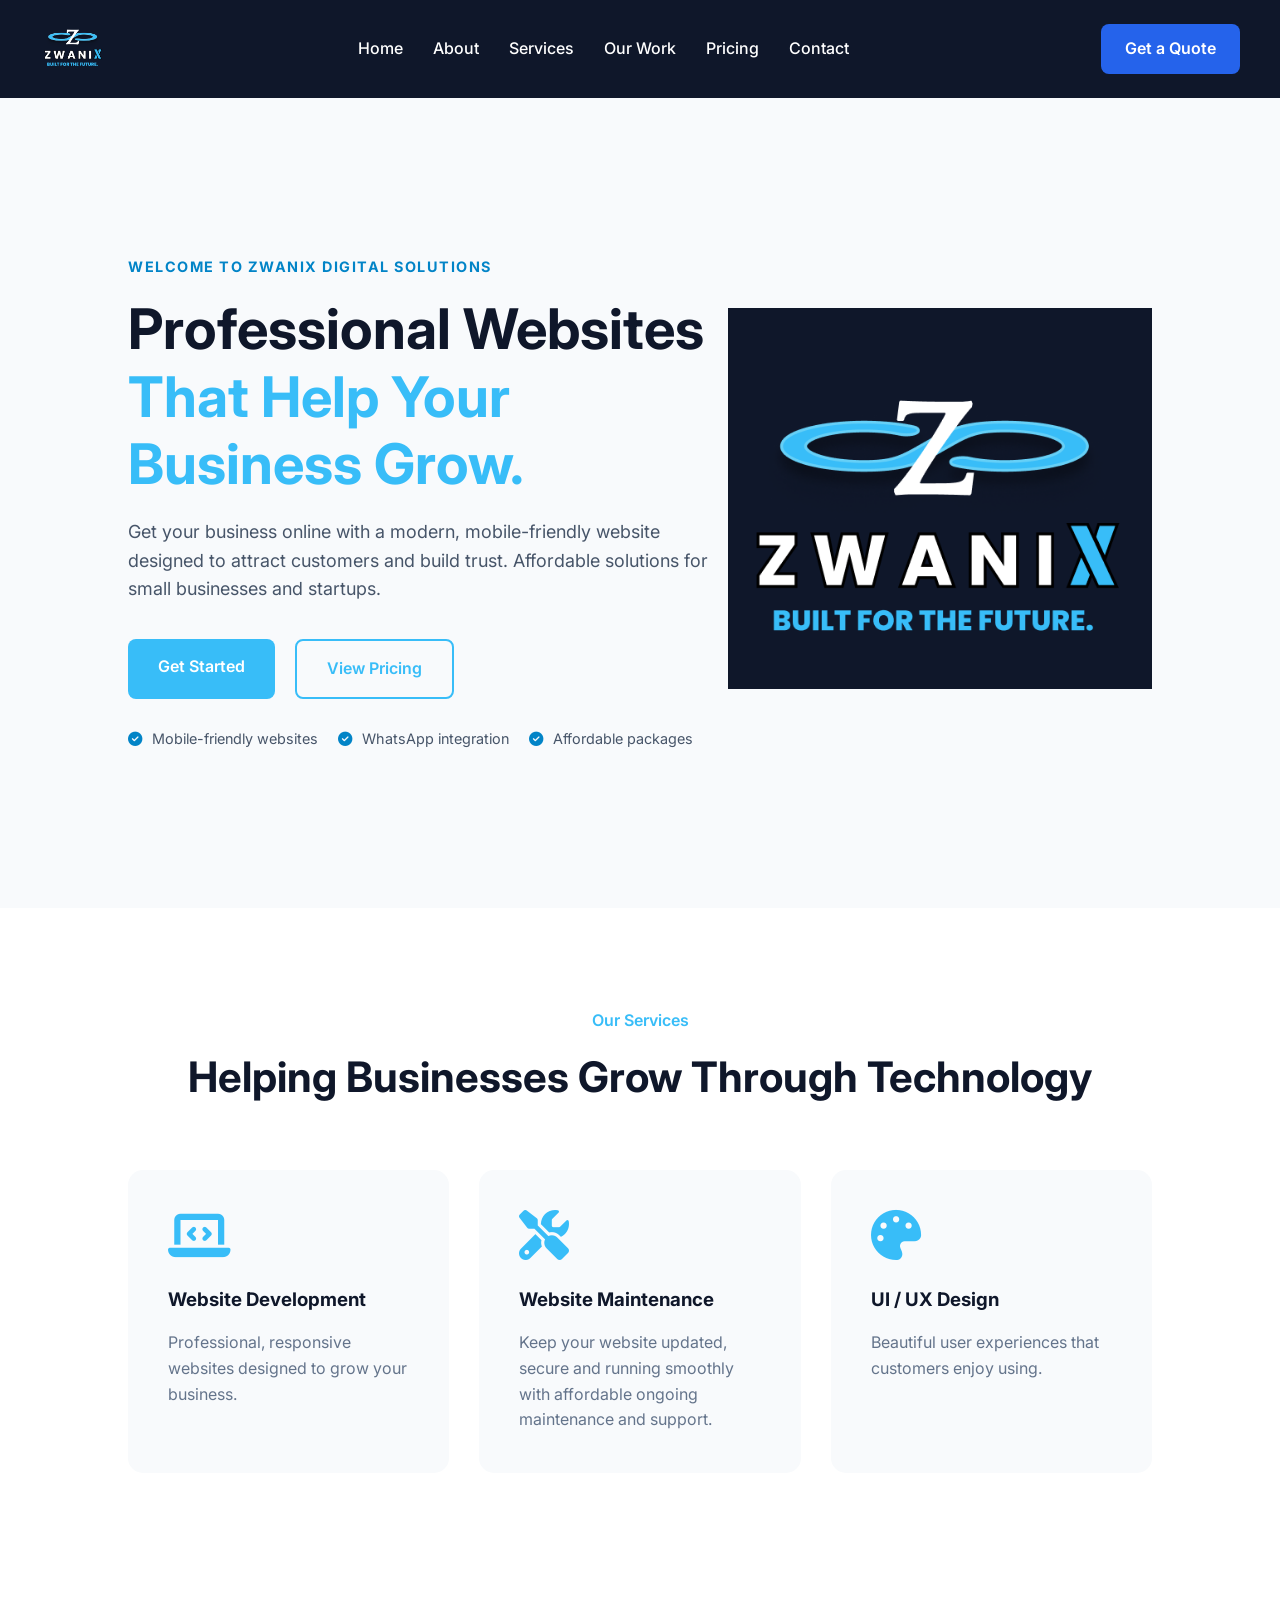
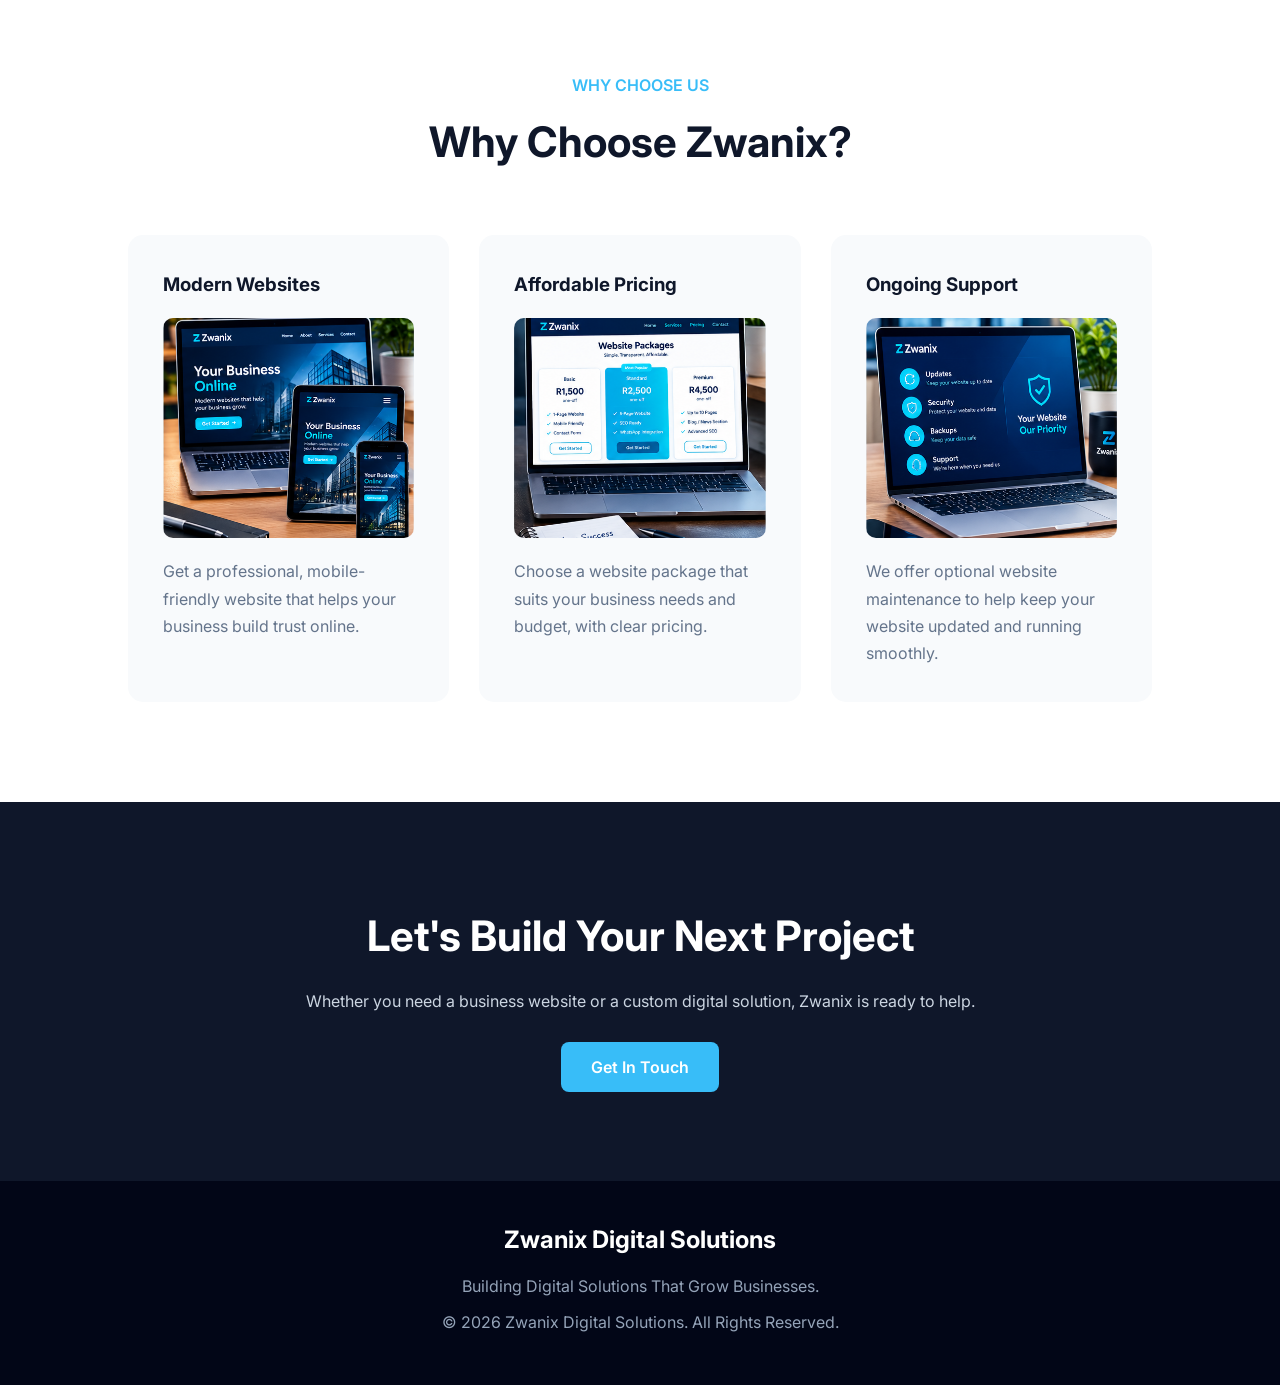
<file: index.html>
<!DOCTYPE html>
<html lang="en">

<head>
    <!-- Character Encoding -->
    <meta charset="UTF-8">

    <!-- Responsive Design -->
    <meta name="viewport" content="width=device-width, initial-scale=1.0">

    <!-- Search Engine Description -->
    <meta name="description"
        content="Zwanix Digital Solutions builds modern, responsive websites for startups and small businesses.">

    <!-- Keywords -->
    <meta name="keywords"
        content="Web Design, Website Development, Digital Solutions, Zwanix, HTML, CSS, JavaScript">

    <!-- Author -->
    <meta name="author" content="Mfundo Zwane">

    <!-- Website Title -->
    <title>Zwanix | Building Digital Solutions That Grow Businesses</title>

    <!-- Google Fonts -->
    <link rel="preconnect" href="https://fonts.googleapis.com">

    <link rel="preconnect" href="https://fonts.gstatic.com" crossorigin>

    <link href="https://fonts.googleapis.com/css2?family=Inter:wght@300;400;500;600;700&family=Poppins:wght@400;500;600;700;800&display=swap"
        rel="stylesheet">

    <!-- Font Awesome Icons -->
    <link rel="stylesheet"
        href="https://cdnjs.cloudflare.com/ajax/libs/font-awesome/6.7.2/css/all.min.css">

    <!-- Main CSS -->
    <link rel="stylesheet" href="assets/css/style.css">

</head>

<body>

    <header>

    
        <nav>

    
            <a href="index.html" class="logo">
                <img src="assets/images/MyLOGO.png" alt="Zwanix Logo">
            </a>

            <!-- Navigation Links -->
            <ul>

                <li><a href="index.html">Home</a></li>

                <li><a href="about.html">About</a></li>

                <li><a href="services.html">Services</a></li>

                <li><a href="work.html">Our Work</a></li>

                <li><a href="pricing.html">Pricing</a></li>

                <li><a href="contact.html">Contact</a></li>

            </ul>

            <a href="contact.html" class="quote-btn">
                Get a Quote
            </a>
            <button class="menu-toggle" aria-label="Open navigation menu">
    <i class="fa-solid fa-bars"></i>
</button>

        </nav>

    </header>
    
<!-- ================= HERO SECTION ================= -->

<section class="hero">

    <!-- Left Side: Main Message -->
    <div class="hero-content">

        <p class="hero-tag">
            WELCOME TO ZWANIX DIGITAL SOLUTIONS
        </p>

        <h1>
            Professional Websites
            <span>That Help Your Business Grow.</span>
        </h1>

        <p class="hero-description">
            Get your business online with a modern, mobile-friendly
            website designed to attract customers and build trust.
            Affordable solutions for small businesses and startups.
        </p>

        <div class="hero-buttons">

            <a href="contact.html" class="primary-btn">
                Get Started
            </a>

            <a href="pricing.html" class="secondary-btn">
                View Pricing
            </a>

        </div>

        <div class="hero-highlights">

            <p>
                <i class="fa-solid fa-circle-check"></i>
                Mobile-friendly websites
            </p>

            <p>
                <i class="fa-solid fa-circle-check"></i>
                WhatsApp integration
            </p>

            <p>
                <i class="fa-solid fa-circle-check"></i>
                Affordable packages
            </p>

        </div>

    </div>

    <!-- Right Side: Brand Image -->
    <div class="hero-image">

        <img src="assets/images/MyLOGO.png"
             alt="Zwanix Digital Solutions Logo">

    </div>

</section>

<!-- ================= SERVICES ================= -->

<section class="services">

    <div class="section-title">

        <p>Our Services</p>

        <h2>Helping Businesses Grow Through Technology</h2>

    </div>

    <div class="services-container">

        <div class="service-card">

            <i class="fa-solid fa-laptop-code"></i>

            <h3>Website Development</h3>

            <p>
                Professional, responsive websites
                designed to grow your business.
            </p>

        </div>

        
            <div class="service-card">

           <i class="fa-solid fa-screwdriver-wrench"></i>

                 <h3>Website Maintenance</h3>

               <p>
               Keep your website updated, secure and running smoothly
                with affordable ongoing maintenance and support.
               </p>

            </div>


        <div class="service-card">

            <i class="fa-solid fa-palette"></i>

            <h3>UI / UX Design</h3>

            <p>
                Beautiful user experiences
                that customers enjoy using.
            </p>

        </div>

    </div>

</section>

<!-- ================= WHY CHOOSE US ================= -->

<section class="why-us">

    <div class="section-title">
        <p>WHY CHOOSE US</p>
        <h2>Why Choose Zwanix?</h2>
    </div>

    <div class="why-container">

        <!-- Modern Websites -->
        <div class="why-box">
            <h3>Modern Websites</h3>

            <img src="assets/images/modern-websites.png"
                 alt="Modern website displayed on multiple devices"
                 class="why-image">

            <p>
                Get a professional, mobile-friendly website
                that helps your business build trust online.
            </p>
        </div>

        <!-- Affordable Pricing -->
        <div class="why-box">
            <h3>Affordable Pricing</h3>

            <img src="assets/images/affordable-pricing.png"
                 alt="Affordable website design packages"
                 class="why-image">

            <p>
                Choose a website package that suits your
                business needs and budget, with clear pricing.
            </p>
        </div>

        <!-- Ongoing Support -->
        <div class="why-box">
            <h3>Ongoing Support</h3>

            <img src="assets/images/website-support.png"
                 alt="Website maintenance and technical support"
                 class="why-image">

            <p>
                We offer optional website maintenance to
                help keep your website updated and running smoothly.
            </p>
        </div>

    </div>

</section>

<!-- ================= CALL TO ACTION ================= -->

<section class="cta">

    <h2>Let's Build Your Next Project</h2>

    <p>

        Whether you need a business website or a
        custom digital solution, Zwanix is ready
        to help.

    </p>

    <a href="contact.html" class="primary-btn">

        Get In Touch

    </a>

</section>

<!-- ================= FOOTER ================= -->

<footer>

    <h2>Zwanix Digital Solutions</h2>

    <p>

        Building Digital Solutions That Grow Businesses.

    </p>

    <p>

        © 2026 Zwanix Digital Solutions.
        All Rights Reserved.

    </p>

</footer>
<script src="assets/js/script.js"></script>
</body>


</html>
</file>
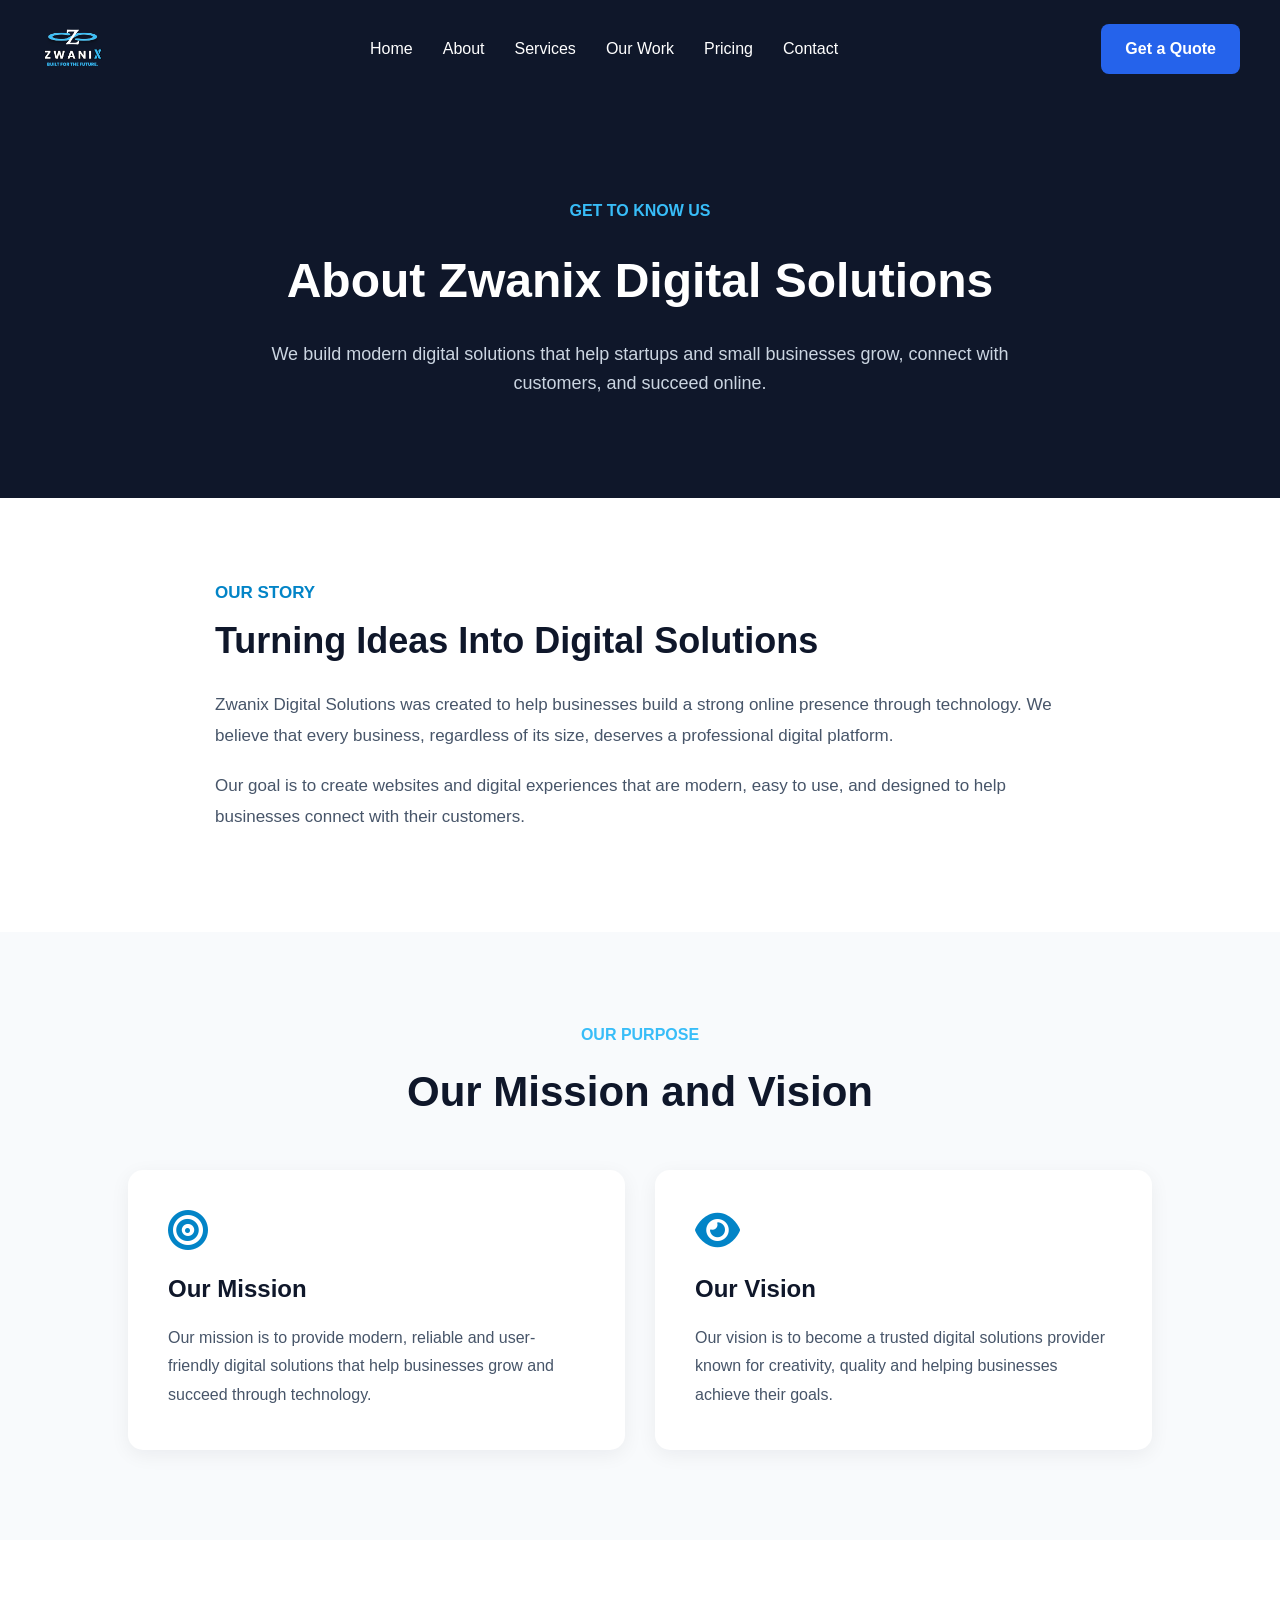
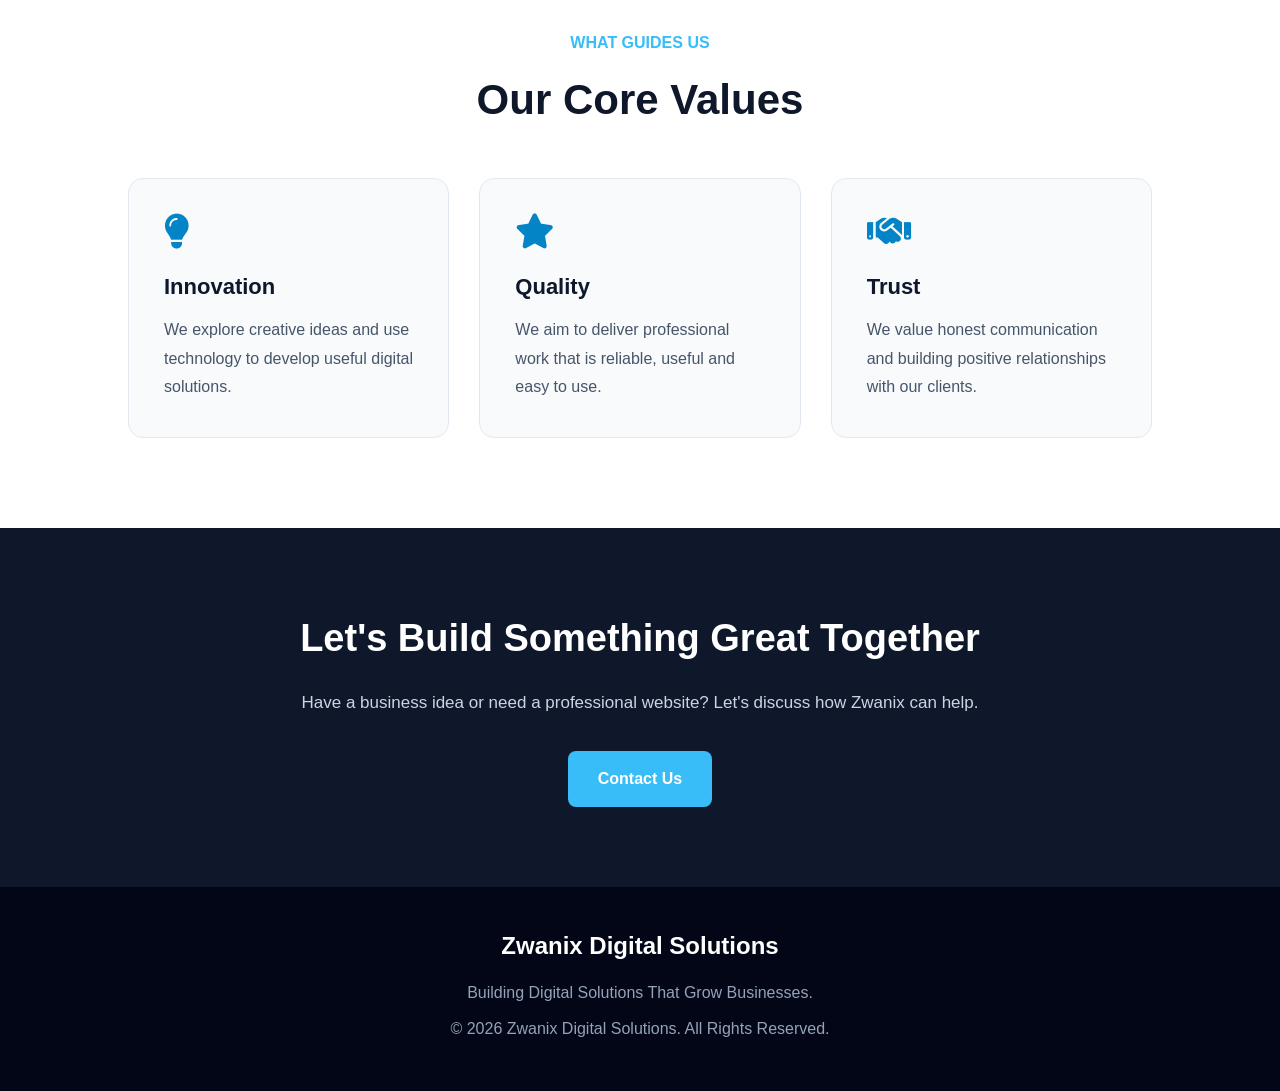
<file: about.html>
<!DOCTYPE html>
<html lang="en">
<head>
    <meta charset="UTF-8">
    <meta name="viewport" content="width=device-width, initial-scale=1.0">

    <title>About Us | Zwanix Digital Solutions</title>

    <link rel="stylesheet"
    href="https://cdnjs.cloudflare.com/ajax/libs/font-awesome/6.7.2/css/all.min.css">

    <link rel="stylesheet" href="assets/css/style.css">
</head>


<body>

    <header>
        <nav>
            <a href="index.html" class="logo">
                <img src="assets/images/MyLOGO.png" alt="Zwanix Logo">
            </a>

            <ul>
                <li><a href="index.html">Home</a></li>
                <li><a href="about.html">About</a></li>
                <li><a href="services.html">Services</a></li>
                <li><a href="work.html">Our Work</a></li>
                <li><a href="pricing.html">Pricing</a></li>
                <li><a href="contact.html">Contact</a></li>
            </ul>

            <a href="contact.html" class="quote-btn">
                Get a Quote
            </a>

            <button class="menu-toggle" aria-label="Open navigation menu">
                <i class="fa-solid fa-bars"></i>
            </button>
        </nav>
    </header>
    
    <section class="about-hero">
        <div class="about-hero-content">
            <p class="about-tag">GET TO KNOW US</p>

            <h1>About Zwanix Digital Solutions</h1>

            <p>
                We build modern digital solutions that help
                startups and small businesses grow, connect
                with customers, and succeed online.
            </p>
        </div>
    </section>
    
<section class="our-story">

    <div class="story-content">
        <p class="section-tag">OUR STORY</p>

        <h2>Turning Ideas Into Digital Solutions</h2>

        <p>
            Zwanix Digital Solutions was created to help
            businesses build a strong online presence through
            technology. We believe that every business,
            regardless of its size, deserves a professional
            digital platform.
        </p>

        <p>
            Our goal is to create websites and digital
            experiences that are modern, easy to use, and
            designed to help businesses connect with their
            customers.
        </p>
    </div>

</section>

<section class="mission-vision">

    <div class="section-title">
        <p>OUR PURPOSE</p>
        <h2>Our Mission and Vision</h2>
    </div>

    <div class="mission-container">

        <div class="mission-card">
            <i class="fa-solid fa-bullseye"></i>
            <h3>Our Mission</h3>
            <p>
                Our mission is to provide modern, reliable and
                user-friendly digital solutions that help
                businesses grow and succeed through technology.
            </p>
        </div>

        <div class="mission-card">
            <i class="fa-solid fa-eye"></i>
            <h3>Our Vision</h3>
            <p>
                Our vision is to become a trusted digital
                solutions provider known for creativity,
                quality and helping businesses achieve their goals.
            </p>
        </div>

    </div>

</section>

<section class="our-values">

    <div class="section-title">
        <p>WHAT GUIDES US</p>
        <h2>Our Core Values</h2>
    </div>

    <div class="values-container">

        <div class="value-card">
            <i class="fa-solid fa-lightbulb"></i>
            <h3>Innovation</h3>
            <p>
                We explore creative ideas and use technology
                to develop useful digital solutions.
            </p>
        </div>

        <div class="value-card">
            <i class="fa-solid fa-star"></i>
            <h3>Quality</h3>
            <p>
                We aim to deliver professional work that is
                reliable, useful and easy to use.
            </p>
        </div>

        <div class="value-card">
            <i class="fa-solid fa-handshake"></i>
            <h3>Trust</h3>
            <p>
                We value honest communication and building
                positive relationships with our clients.
            </p>
        </div>

    </div>

</section>

<section class="about-cta">

    <h2>Let's Build Something Great Together</h2>

    <p>
        Have a business idea or need a professional website?
        Let's discuss how Zwanix can help.
    </p>

    <a href="contact.html" class="primary-btn">
        Contact Us
    </a>

</section>

<footer>
    <h2>Zwanix Digital Solutions</h2>

    <p>Building Digital Solutions That Grow Businesses.</p>

    <p>© 2026 Zwanix Digital Solutions. All Rights Reserved.</p>
</footer>

<script src="assets/js/script.js"></script>

</body>


</html>
</file>
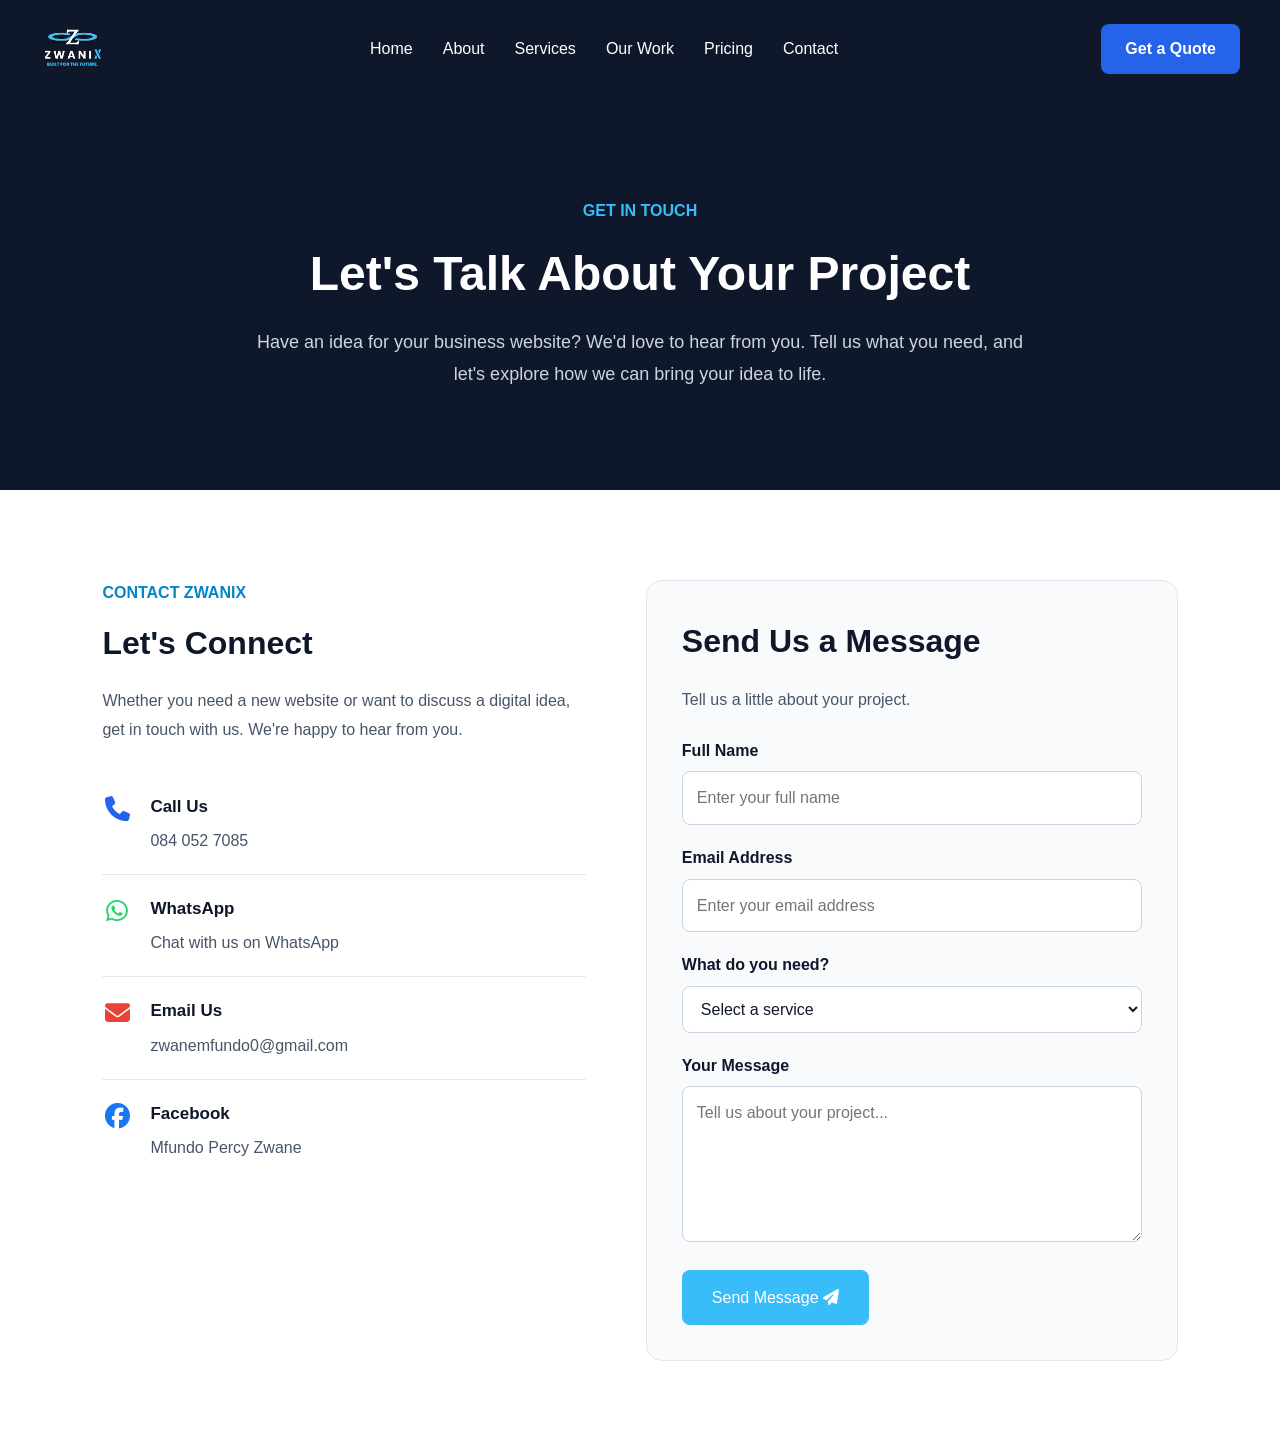
<file: contact.html>
<!DOCTYPE html>
<html lang="en">
<head>
    <meta charset="UTF-8">
    <meta name="viewport" content="width=device-width, initial-scale=1.0">

    <meta name="description"
        content="Contact Zwanix Digital Solutions to discuss website development and digital solutions for your business.">

    <title>Contact Us | Zwanix Digital Solutions</title>

    <link rel="stylesheet"
        href="https://cdnjs.cloudflare.com/ajax/libs/font-awesome/6.7.2/css/all.min.css">

    <link rel="stylesheet" href="assets/css/style.css">
</head>

<body>

    <!-- HEADER AND NAVIGATION -->
    <header>
        <nav>
            <a href="index.html" class="logo">
                <img src="assets/images/MyLOGO.png" alt="Zwanix Logo">
            </a>

            <ul>
                <li><a href="index.html">Home</a></li>
                <li><a href="about.html">About</a></li>
                <li><a href="services.html">Services</a></li>
                <li><a href="work.html">Our Work</a></li>
                <li><a href="pricing.html">Pricing</a></li>
                <li><a href="contact.html">Contact</a></li>
            </ul>

            <a href="contact.html" class="quote-btn">Get a Quote</a>

            <button class="menu-toggle" aria-label="Open navigation menu">
                <i class="fa-solid fa-bars"></i>
            </button>
        </nav>
    </header>

    
<!-- CONTACT PAGE INTRODUCTION -->
<section class="contact-hero">

    <div class="contact-hero-content">

        <p class="contact-tag">GET IN TOUCH</p>

        <h1>Let's Talk About Your Project</h1>

        <p>
            Have an idea for your business website?
            We'd love to hear from you. Tell us what
            you need, and let's explore how we can
            bring your idea to life.
        </p>

    </div>

</section>


<!-- CONTACT DETAILS AND FORM -->
<section class="contact-details">

    <div class="contact-grid">

        <!-- LEFT SIDE: CONTACT INFORMATION -->
        <div class="contact-info">

            <p class="section-tag">CONTACT ZWANIX</p>
            <h2>Let's Connect</h2>

            <p class="contact-intro">
                Whether you need a new website or want to
                discuss a digital idea, get in touch with us.
                We're happy to hear from you.
            </p>

            <div class="contact-item">
                <i class="fa-solid fa-phone phone-icon"></i>
                <div>
                    <h3>Call Us</h3>
                    <a href="tel:+27840527085">084 052 7085</a>
                </div>
            </div>

            <div class="contact-item">
                <i class="fa-brands fa-whatsapp whatsapp-icon"></i>
                <div>
                    <h3>WhatsApp</h3>
                    <a href="https://wa.me/27840527085"
                       target="_blank"
                       rel="noopener noreferrer">
                        Chat with us on WhatsApp
                    </a>
                </div>
            </div>

            <div class="contact-item">
                <i class="fa-solid fa-envelope email-icon"></i>
                <div>
                    <h3>Email Us</h3>
                    <a href="mailto:zwanemfundo0@gmail.com">
                        zwanemfundo0@gmail.com
                    </a>
                </div>
            </div>

            <div class="contact-item">
                <i class="fa-brands fa-facebook facebook-icon"></i>
                <div>
                    <h3>Facebook</h3>
                    <p>Mfundo Percy Zwane</p>
                </div>
            </div>

        </div>

        <!-- RIGHT SIDE: CONTACT FORM -->
        <div class="contact-form-container">

            <h2>Send Us a Message</h2>
            <p>Tell us a little about your project.</p>

    <form class="contact-form" id="contactForm"
      action="https://api.web3forms.com/submit"
      method="POST">

    <input type="hidden" name="access_key" value="76d31ac7-46c9-4828-beff-d8bba880a492">

    <input type="hidden" name="subject"
           value="New Enquiry - Zwanix Digital Solutions">

    <input type="hidden" name="subject"
       value="New Enquiry - Zwanix Digital Solutions">

                <div class="form-group">
                    <label for="name">Full Name</label>
                    <input type="text" id="name" name="name"
                           placeholder="Enter your full name" required>
                </div>

                <div class="form-group">
                    <label for="email">Email Address</label>
                    <input type="email" id="email" name="email"
                           placeholder="Enter your email address" required>
                </div>

                <div class="form-group">
                    <label for="service">What do you need?</label>
                    <select id="service" name="service" required>
                        <option value="">Select a service</option>
                        <option value="Website Development">Website Development</option>
                        <option value="Mobile App Development">Mobile App Development</option>
                        <option value="UI/UX Design">UI/UX Design</option>
                        <option value="Other">Other Enquiry</option>
                    </select>
                </div>

                <div class="form-group">
                    <label for="message">Your Message</label>
                    <textarea id="message" name="message" rows="5"
                              placeholder="Tell us about your project..."
                              required></textarea>
                </div>

                <button type="submit" class="primary-btn">
                    Send Message <i class="fa-solid fa-paper-plane"></i>
                </button>

            </form>

        </div>

    </div>

</section>



    <script src="assets/js/script.js"></script>

</body>
</html>
</file>
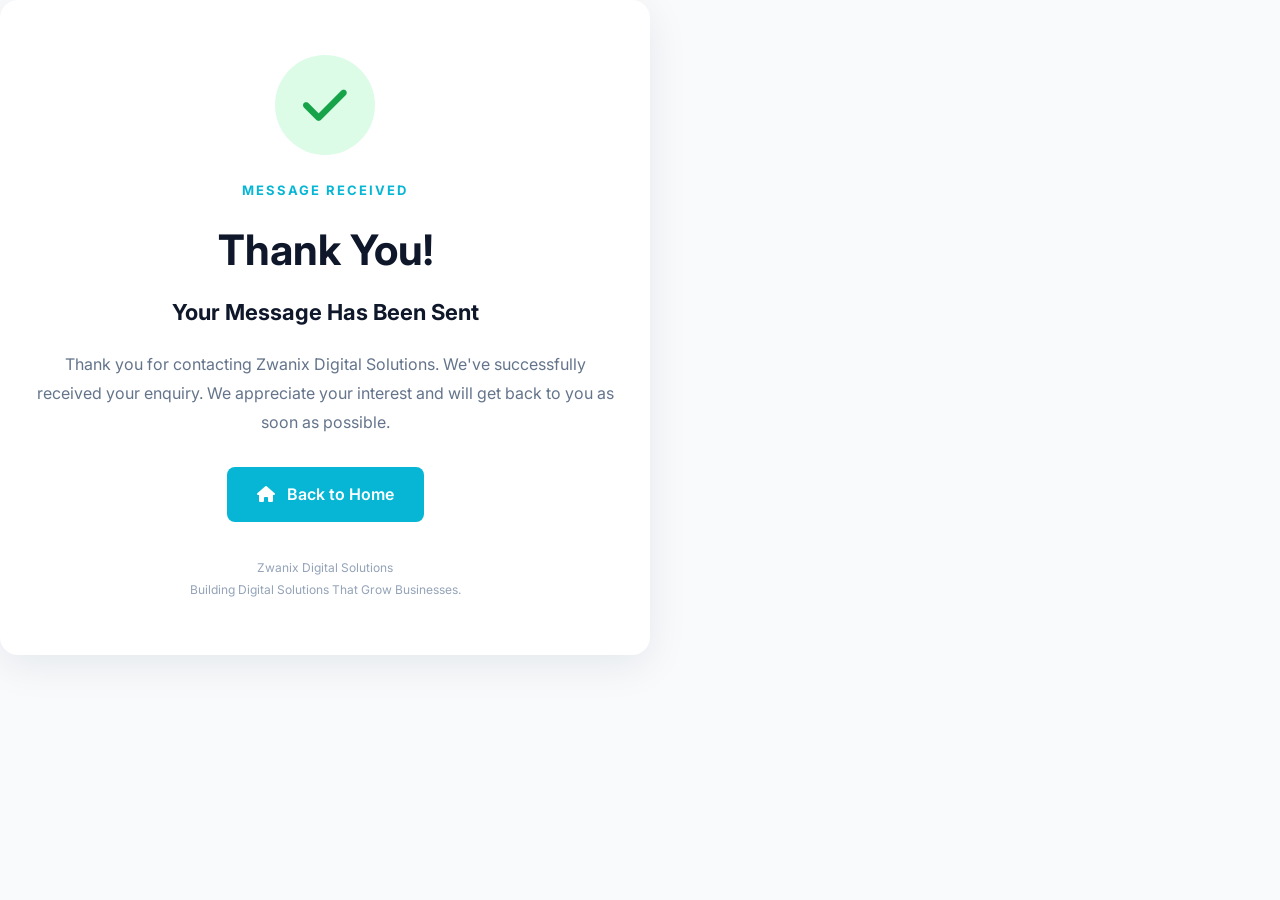
<file: contactform.html>
<!DOCTYPE html>
<html lang="en">
<head>
    <meta charset="UTF-8">
    <meta name="viewport" content="width=device-width, initial-scale=1.0">

    <meta name="description"
        content="Thank you for contacting Zwanix Digital Solutions.">

    <title>Message Received | Zwanix Digital Solutions</title>

    <!-- Google Fonts -->
    <link rel="preconnect" href="https://fonts.googleapis.com">
    <link rel="preconnect" href="https://fonts.gstatic.com" crossorigin>
    <link href="https://fonts.googleapis.com/css2?family=Inter:wght@400;500;600;700;800&display=swap" rel="stylesheet">

    <!-- Font Awesome -->
    <link rel="stylesheet"
        href="https://cdnjs.cloudflare.com/ajax/libs/font-awesome/6.7.2/css/all.min.css">
          <link rel="stylesheet" href="assets/css/style.css">
   

</head>

<body>

    <main class="success-container">

        <div class="success-icon">
            <i class="fa-solid fa-check"></i>
        </div>

        <p class="success-label">MESSAGE RECEIVED</p>

        <h1>Thank You!</h1>

        <h2>Your Message Has Been Sent</h2>

        <p class="success-message">
            Thank you for contacting Zwanix Digital Solutions.
            We've successfully received your enquiry.

            We appreciate your interest and will get back to
            you as soon as possible.
        </p>

        <a href="index.html" class="home-button">
            <i class="fa-solid fa-house"></i>
            Back to Home
        </a>

        <p class="footer-text">
            Zwanix Digital Solutions<br>
            Building Digital Solutions That Grow Businesses.
        </p>

    </main>

</body>
</html>
</file>
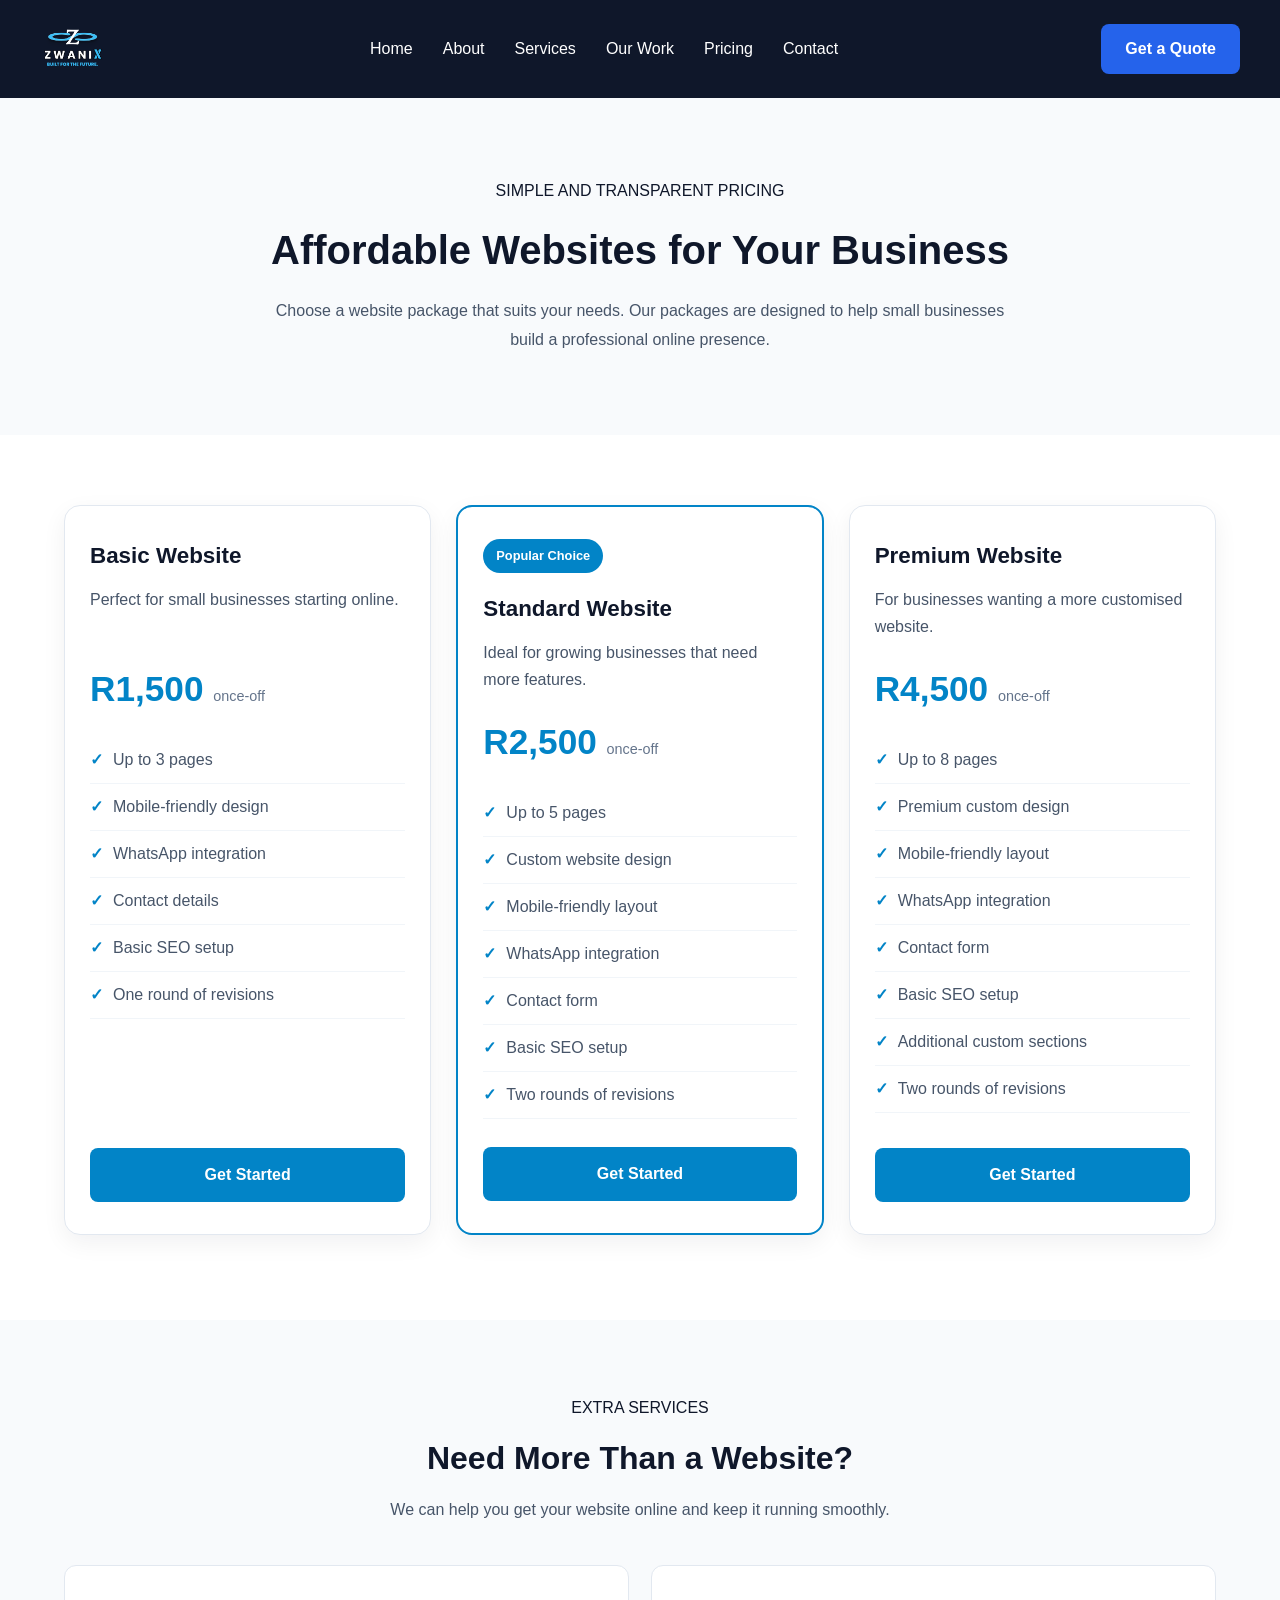
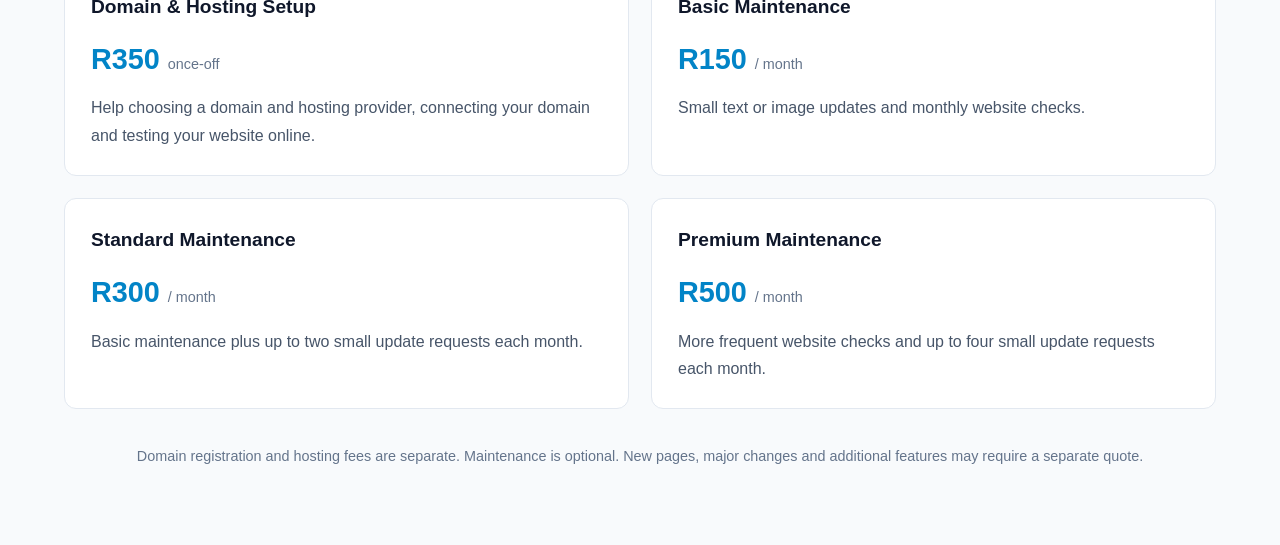
<file: pricing.html>
<!DOCTYPE html>
<html lang="en">
<head>
    <meta charset="UTF-8">
    <meta name="viewport" content="width=device-width, initial-scale=1.0">

    <meta name="description"
        content="Explore affordable website development packages from Zwanix Digital Solutions.">

    <title>Pricing | Zwanix Digital Solutions</title>

    <link rel="stylesheet"
        href="https://cdnjs.cloudflare.com/ajax/libs/font-awesome/6.7.2/css/all.min.css">

    <link rel="stylesheet" href="assets/css/style.css">
</head>

<body>

    <!-- HEADER AND NAVIGATION -->
    <header>
        <nav>
            <a href="index.html" class="logo">
                <img src="assets/images/MyLOGO.png" alt="Zwanix Logo">
            </a>

            <ul>
                <li><a href="index.html">Home</a></li>
                <li><a href="about.html">About</a></li>
                <li><a href="services.html">Services</a></li>
                <li><a href="work.html">Our Work</a></li>
                <li><a href="pricing.html">Pricing</a></li>
                <li><a href="contact.html">Contact</a></li>
            </ul>

            <a href="contact.html" class="quote-btn">Get a Quote</a>

            <button class="menu-toggle" aria-label="Open navigation menu">
                <i class="fa-solid fa-bars"></i>
            </button>
        </nav>
    </header>

    <!-- PRICING INTRODUCTION -->
    <section class="pricing-hero">
        <div class="pricing-hero-content">

            <p class="section-tag">SIMPLE AND TRANSPARENT PRICING</p>

            <h1>Affordable Websites for Your Business</h1>

            <p>
                Choose a website package that suits your needs.
                Our packages are designed to help small businesses
                build a professional online presence.
            </p>

        </div>
    </section>
    
    <!-- WEBSITE PRICING PACKAGES -->
    <section class="pricing-packages">
        <div class="pricing-container">

            <!-- BASIC WEBSITE -->
            <div class="pricing-card">
                <h2>Basic Website</h2>

                <p class="pricing-description">
                    Perfect for small businesses starting online.
                </p>

                <div class="pricing-price">
                    R1,500 <span>once-off</span>
                </div>

                <ul>
                    <li>Up to 3 pages</li>
                    <li>Mobile-friendly design</li>
                    <li>WhatsApp integration</li>
                    <li>Contact details</li>
                    <li>Basic SEO setup</li>
                    <li>One round of revisions</li>
                </ul>

                <a href="contact.html" class="pricing-button">
                    Get Started
                </a>
            </div>

            <!-- STANDARD WEBSITE -->
            <div class="pricing-card featured">
                <span class="pricing-label">Popular Choice</span>

                <h2>Standard Website</h2>

                <p class="pricing-description">
                    Ideal for growing businesses that need more features.
                </p>

                <div class="pricing-price">
                    R2,500 <span>once-off</span>
                </div>

                <ul>
                    <li>Up to 5 pages</li>
                    <li>Custom website design</li>
                    <li>Mobile-friendly layout</li>
                    <li>WhatsApp integration</li>
                    <li>Contact form</li>
                    <li>Basic SEO setup</li>
                    <li>Two rounds of revisions</li>
                </ul>

                <a href="contact.html" class="pricing-button">
                    Get Started
                </a>
            </div>

            <!-- PREMIUM WEBSITE -->
            <div class="pricing-card">
                <h2>Premium Website</h2>

                <p class="pricing-description">
                    For businesses wanting a more customised website.
                </p>

                <div class="pricing-price">
                    R4,500 <span>once-off</span>
                </div>

                <ul>
                    <li>Up to 8 pages</li>
                    <li>Premium custom design</li>
                    <li>Mobile-friendly layout</li>
                    <li>WhatsApp integration</li>
                    <li>Contact form</li>
                    <li>Basic SEO setup</li>
                    <li>Additional custom sections</li>
                    <li>Two rounds of revisions</li>
                </ul>

                <a href="contact.html" class="pricing-button">
                    Get Started
                </a>
            </div>

        </div>
    </section>

    <!-- OPTIONAL SERVICES -->
    <section class="optional-services">
        <div class="pricing-container">

            <div class="optional-heading">
                <p class="section-tag">EXTRA SERVICES</p>

                <h2>Need More Than a Website?</h2>

                <p>
                    We can help you get your website online
                    and keep it running smoothly.
                </p>
            </div>

            <div class="extra-services-grid">

                <div class="extra-service">
                    <h3>Domain &amp; Hosting Setup</h3>

                    <p class="extra-price">
                        R350 <span>once-off</span>
                    </p>

                    <p>
                        Help choosing a domain and hosting provider,
                        connecting your domain and testing your website online.
                    </p>
                </div>

                <div class="extra-service">
                    <h3>Basic Maintenance</h3>

                    <p class="extra-price">
                        R150 <span>/ month</span>
                    </p>

                    <p>
                        Small text or image updates and monthly website checks.
                    </p>
                </div>

                <div class="extra-service">
                    <h3>Standard Maintenance</h3>

                    <p class="extra-price">
                        R300 <span>/ month</span>
                    </p>

                    <p>
                        Basic maintenance plus up to two small update requests
                        each month.
                    </p>
                </div>

                <div class="extra-service">
                    <h3>Premium Maintenance</h3>

                    <p class="extra-price">
                        R500 <span>/ month</span>
                    </p>

                    <p>
                        More frequent website checks and up to four small
                        update requests each month.
                    </p>
                </div>

            </div>

            <p class="pricing-note">
                Domain registration and hosting fees are separate.
                Maintenance is optional. New pages, major changes and
                additional features may require a separate quote.
            </p>

        </div>
    </section>


    <script src="assets/js/script.js"></script>

</body>
</html>
</file>
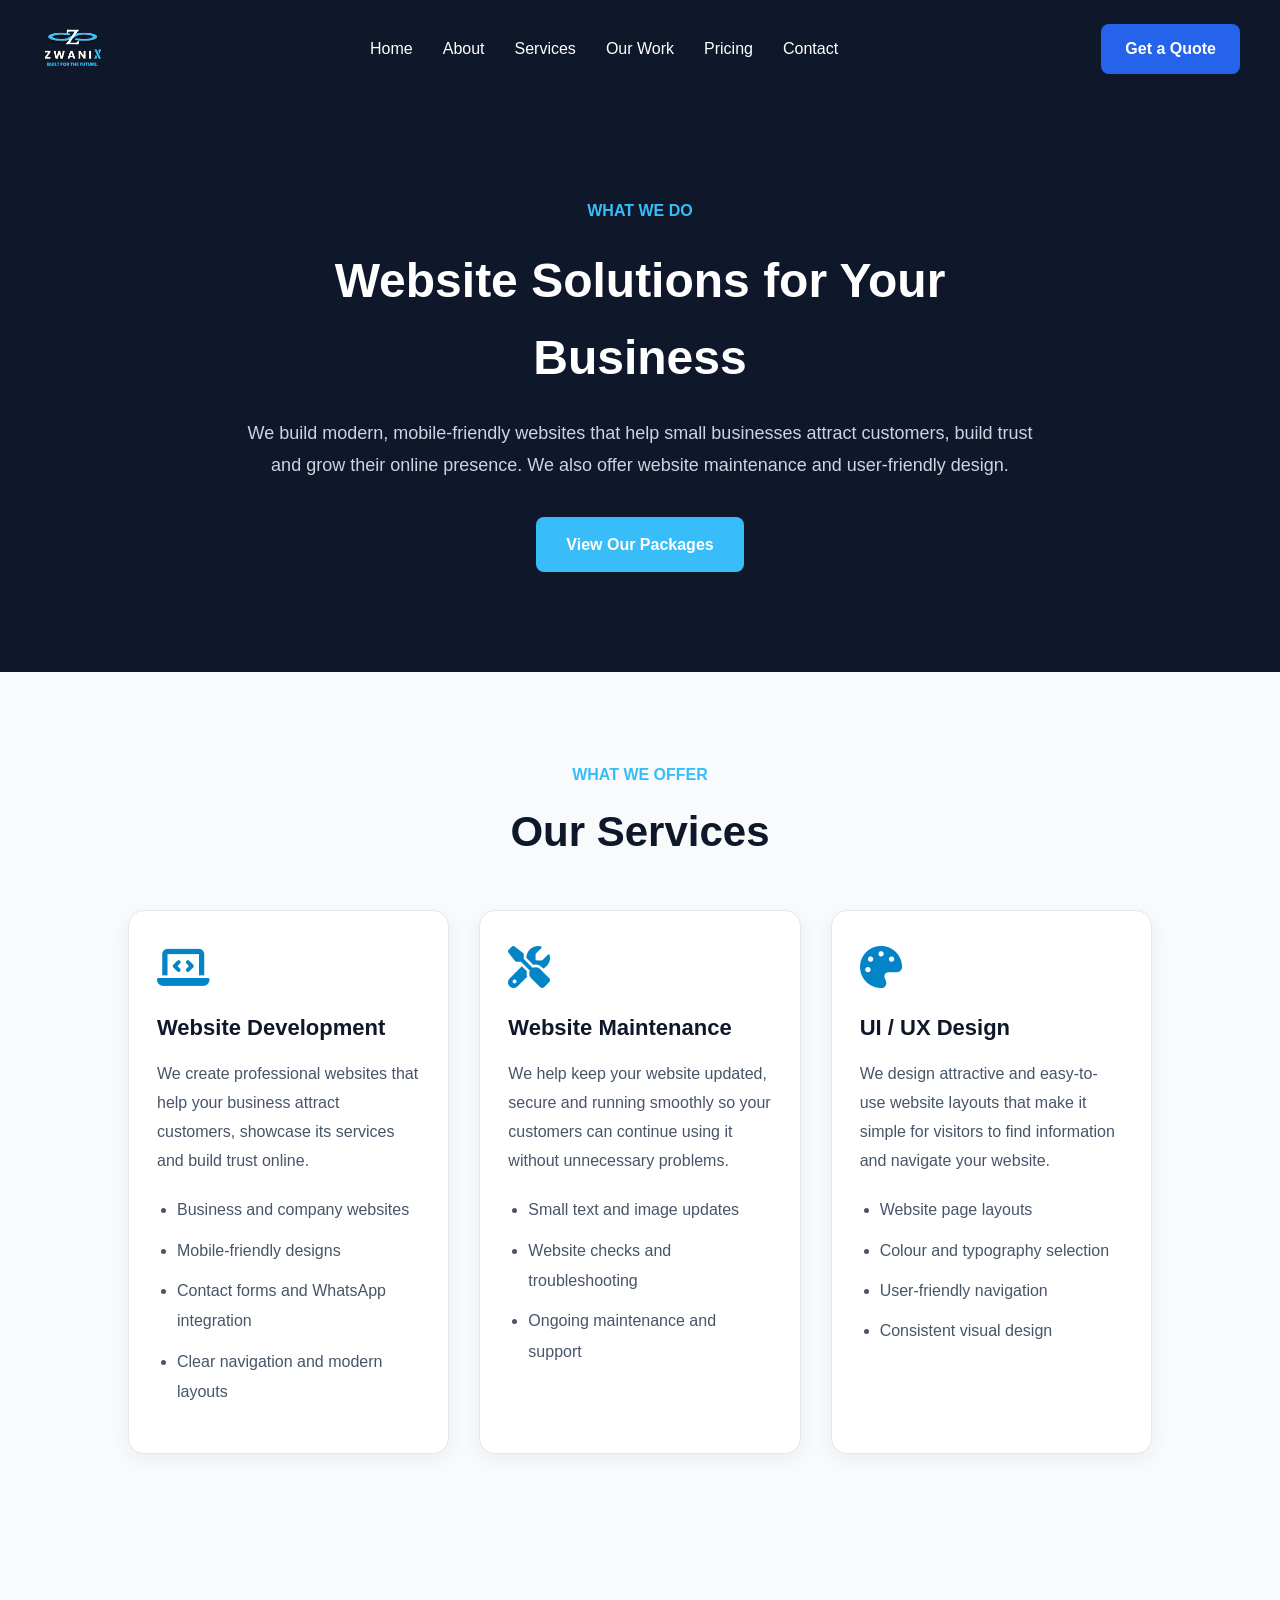
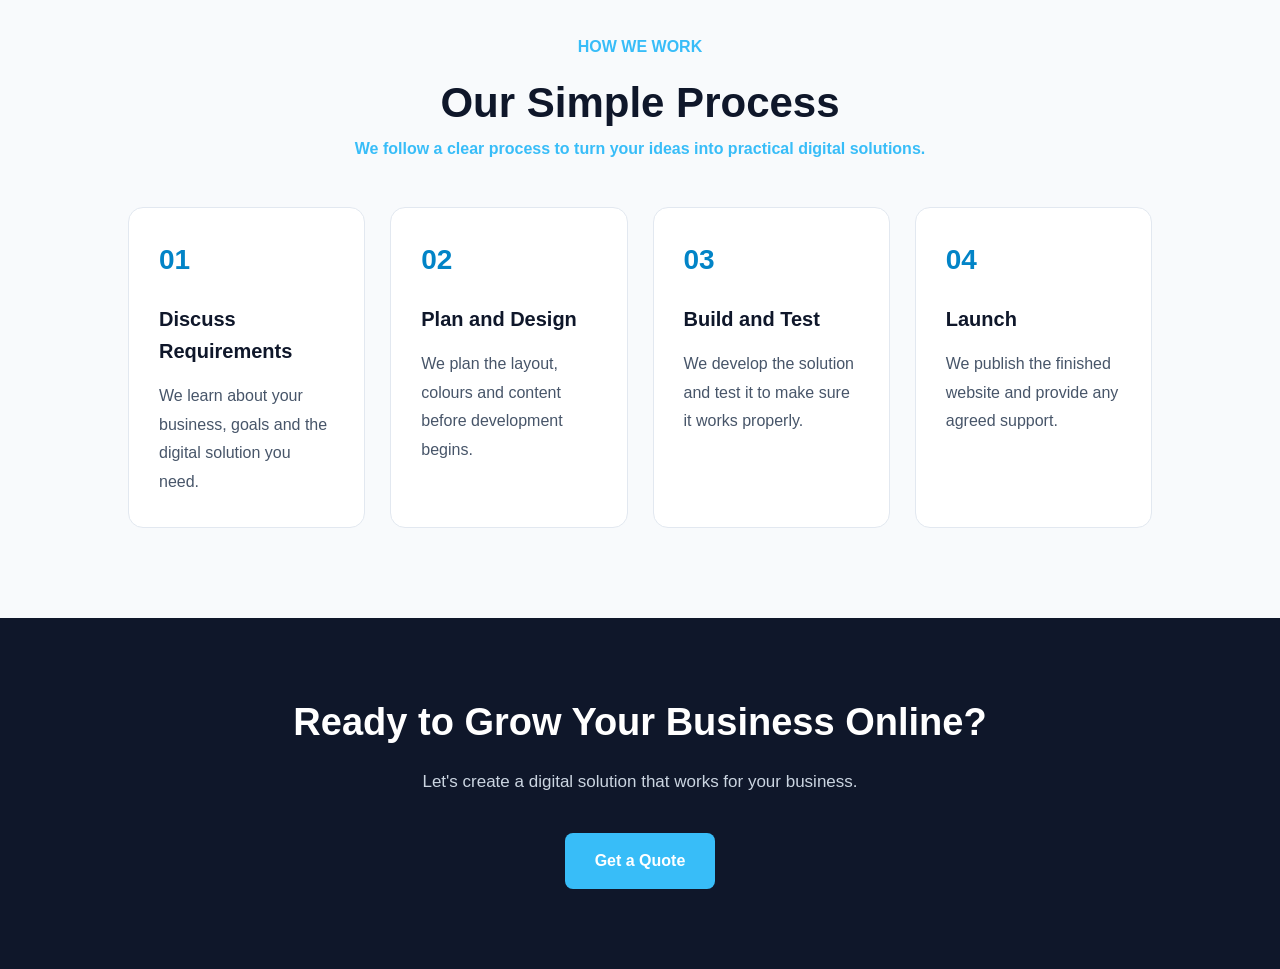
<file: services.html>
<!DOCTYPE html>
<html lang="en">
<head>
    <meta charset="UTF-8">
    <meta name="viewport" content="width=device-width, initial-scale=1.0">

    <meta name="description"
        content="Explore website development, mobile app development and UI/UX design services from Zwanix Digital Solutions.">

    <title>Our Services | Zwanix Digital Solutions</title>

    <link rel="stylesheet"
        href="https://cdnjs.cloudflare.com/ajax/libs/font-awesome/6.7.2/css/all.min.css">

    <link rel="stylesheet" href="assets/css/style.css">
</head>



<body>

    <header>
        <nav>
            <a href="index.html" class="logo">
                <img src="assets/images/MyLOGO.png" alt="Zwanix Logo">
            </a>

            <ul>
                <li><a href="index.html">Home</a></li>
                <li><a href="about.html">About</a></li>
                <li><a href="services.html">Services</a></li>
                <li><a href="work.html">Our Work</a></li>
                <li><a href="pricing.html">Pricing</a></li>
                <li><a href="contact.html">Contact</a></li>
            </ul>

            <a href="contact.html" class="quote-btn">Get a Quote</a>

            <button class="menu-toggle" aria-label="Open navigation menu">
                <i class="fa-solid fa-bars"></i>
            </button>
        </nav>
    </header>
    
    
<section class="services-hero">

    <div class="services-hero-content">

        <p class="services-tag">WHAT WE DO</p>

        <h1>Website Solutions for Your Business</h1>

         <p class="services-description">
    We build modern, mobile-friendly websites that
    help small businesses attract customers, build trust
    and grow their online presence. We also offer
    website maintenance and user-friendly design.
</p>

<a href="pricing.html" class="primary-btn">
    View Our Packages
</a>

    </div>

</section>

        <!-- SERVICES LIST -->
<section class="services-list">

    <div class="section-title">
        <p>WHAT WE OFFER</p>
        <h2>Our Services</h2>
    </div>

    <div class="service-list-container">

        <!-- Website Development -->
        <div class="service-item">

            <i class="fa-solid fa-laptop-code"></i>

            <h3>Website Development</h3>

            <p>
                We create professional websites that help your
                business attract customers, showcase its services
                and build trust online.
            </p>

            <ul>
                <li>Business and company websites</li>
                <li>Mobile-friendly designs</li>
                <li>Contact forms and WhatsApp integration</li>
                <li>Clear navigation and modern layouts</li>
            </ul>

        </div>

        <!-- Website Maintenance -->
        <div class="service-item">

            <i class="fa-solid fa-screwdriver-wrench"></i>

            <h3>Website Maintenance</h3>

            <p>
                We help keep your website updated, secure and
                running smoothly so your customers can continue
                using it without unnecessary problems.
            </p>

            <ul>
                <li>Small text and image updates</li>
                <li>Website checks and troubleshooting</li>
                <li>Ongoing maintenance and support</li>
            </ul>

        </div>

        <!-- UI / UX Design -->
        <div class="service-item">

            <i class="fa-solid fa-palette"></i>

            <h3>UI / UX Design</h3>

            <p>
                We design attractive and easy-to-use website
                layouts that make it simple for visitors to
                find information and navigate your website.
            </p>

            <ul>
                <li>Website page layouts</li>
                <li>Colour and typography selection</li>
                <li>User-friendly navigation</li>
                <li>Consistent visual design</li>
            </ul>

        </div>

    </div>

</section>

<!-- OUR PROCESS SECTION -->
<section class="our-process">

    <div class="section-title">
        <p>HOW WE WORK</p>
        <h2>Our Simple Process</h2>
        <p>
            We follow a clear process to turn your ideas
            into practical digital solutions.
        </p>
    </div>

    <div class="process-container">

        <div class="process-step">
            <span>01</span>
            <h3>Discuss Requirements</h3>
            <p>
                We learn about your business, goals and
                the digital solution you need.
            </p>
        </div>

        <div class="process-step">
            <span>02</span>
            <h3>Plan and Design</h3>
            <p>
                We plan the layout, colours and content
                before development begins.
            </p>
        </div>

        <div class="process-step">
            <span>03</span>
            <h3>Build and Test</h3>
            <p>
                We develop the solution and test it
                to make sure it works properly.
            </p>
        </div>

        <div class="process-step">
            <span>04</span>
            <h3>Launch</h3>
            <p>
                We publish the finished website and
                provide any agreed support.
            </p>
        </div>

    </div>

</section>

<!-- SERVICES PAGE CALL TO ACTION -->
<section class="services-cta">

    <div class="services-cta-content">
        <h2>Ready to Grow Your Business Online?</h2>

        <p>
            Let's create a digital solution that works
            for your business.
        </p>

        <a href="contact.html" class="primary-btn">
            Get a Quote
        </a>
    </div>

</section>


    <script src="assets/js/script.js"></script>
</body>
</html>


</html>
</file>
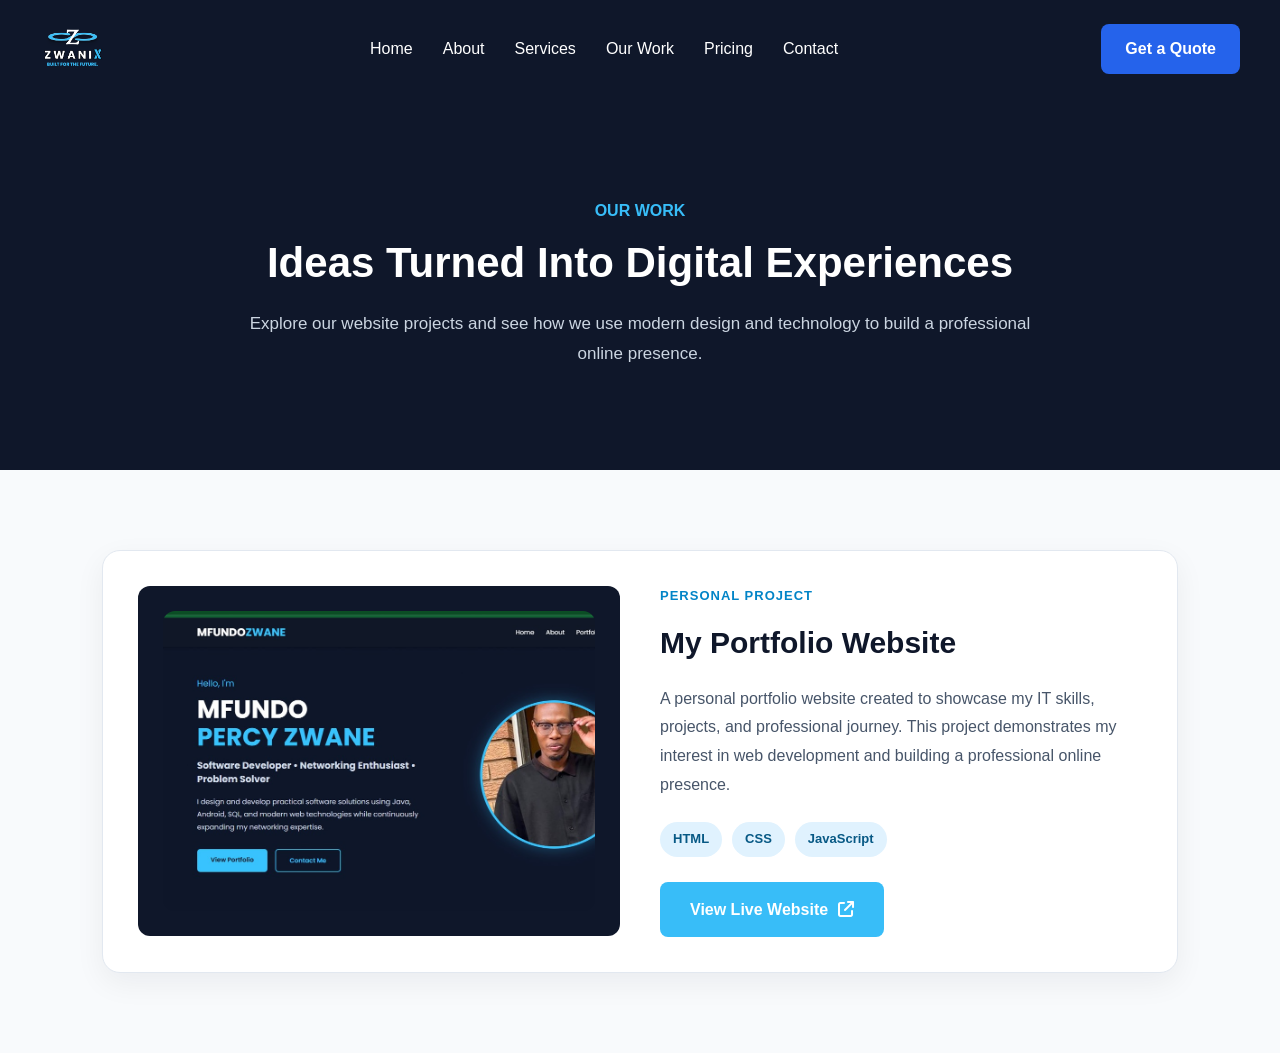
<file: work.html>
<!DOCTYPE html>
<html lang="en">
<head>
    <meta charset="UTF-8">
    <meta name="viewport" content="width=device-width, initial-scale=1.0">

    <meta name="description"
        content="Explore website projects developed by Zwanix Digital Solutions.">

    <title>Our Work | Zwanix Digital Solutions</title>

    <link rel="stylesheet"
        href="https://cdnjs.cloudflare.com/ajax/libs/font-awesome/6.7.2/css/all.min.css">

    <link rel="stylesheet" href="assets/css/style.css">
</head>

<body>

    <!-- HEADER AND NAVIGATION -->
    <header>
        <nav>
            <a href="index.html" class="logo">
                <img src="assets/images/MyLOGO.png" alt="Zwanix Logo">
            </a>

            <ul>
                <li><a href="index.html">Home</a></li>
                <li><a href="about.html">About</a></li>
                <li><a href="services.html">Services</a></li>
                <li><a href="work.html">Our Work</a></li>
                <li><a href="pricing.html">Pricing</a></li>
                <li><a href="contact.html">Contact</a></li>
            </ul>

            <a href="contact.html" class="quote-btn">Get a Quote</a>

            <button class="menu-toggle" aria-label="Open navigation menu">
                <i class="fa-solid fa-bars"></i>
            </button>
        </nav>
    </header>

    <!-- OUR WORK INTRODUCTION -->
    <section class="work-hero">
        <div class="work-hero-content">
            <p class="section-tag">OUR WORK</p>

            <h1>Ideas Turned Into Digital Experiences</h1>

            <p>
                Explore our website projects and see how we use
                modern design and technology to build a professional
                online presence.
            </p>
        </div>
    </section>

<!-- PROJECT SHOWCASE -->
<section class="work-projects">

    <div class="work-projects-container">

        <div class="work-project-card">

              <div class="work-project-image">
    <img
        src="assets/images/portfolio-project-preview.jpg"
        alt="Mfundo Zwane personal portfolio website"
        class="project-screenshot">
</div>

            <div class="work-project-info">

                <p class="section-tag">PERSONAL PROJECT</p>

                <h2>My Portfolio Website</h2>

                <p>
                    A personal portfolio website created to showcase
                    my IT skills, projects, and professional journey.
                    This project demonstrates my interest in web
                    development and building a professional online presence.
                </p>

                <div class="project-tags">
                    <span>HTML</span>
                    <span>CSS</span>
                    <span>JavaScript</span>
                </div>

                <a href="https://mfundozwane96.github.io/My_Portfolio_Website/"
                   target="_blank"
                   rel="noopener noreferrer"
                   class="primary-btn">
                    View Live Website
                    <i class="fa-solid fa-arrow-up-right-from-square"></i>
                </a>

            </div>

        </div>

    </div>

</section>


    <script src="assets/js/script.js"></script>

</body>
</html>
</file>
<file: assets/css/style.css>
/* ===========================================
   ZWANIX DIGITAL SOLUTIONS
   Main Stylesheet
   Author: Mfundo Zwane
=========================================== */

/* ========= CSS RESET ========= */

html{

    scroll-behavior:smooth;

}

*{
    margin: 0;
    padding: 0;
    box-sizing: border-box;
}

/* ========= BODY ========= */

body{
    font-family: 'Inter', sans-serif;
    background-color: #F8FAFC;
    color: #0F172A;
    line-height: 1.6;
}

/* ===========================================
   NAVIGATION BAR
=========================================== */

header{

    background:#0F172A;

    padding:15px 40px;

    position:sticky;

    top:0;

    z-index:1000;

}

nav{
    display: flex;
    justify-content: space-between;
    align-items: center;
}

.logo img{
    height: 60px;
}

nav ul{
    list-style: none;
    display: flex;
    gap: 30px;
}

nav ul li a{
    text-decoration: none;
    color: #FFFFFF;
    font-weight: 500;
    transition: color 0.3s ease;
}

nav ul li a:hover{
    color: #06B6D4;
    transform:translateY(-2px);
}
nav ul li a{

    transition:.3s;

}

.quote-btn{
    background-color: #2563EB;
    color: #FFFFFF;
    text-decoration: none;
    padding: 12px 24px;
    border-radius: 8px;
    font-weight: 600;
    transition: background-color 0.3s ease;
}

.quote-btn:hover{
    background-color: #1D4ED8;
}

/* ================= HERO SECTION ================= */

.hero{
    display:flex;
    justify-content:space-between;
    align-items:center;
    padding:80px 10%;
    min-height:90vh;
}

.hero-content{
    max-width:600px;
}

.hero-tag{
    color:#38BDF8;
    font-weight:600;
    margin-bottom:20px;
}

.hero h1{
    font-size:56px;
    line-height:1.2;
    margin-bottom:20px;
}

.hero h1 span{
    color:#38BDF8;
}

.hero-description{
    font-size:18px;
    margin-bottom:35px;
    color:#475569;
}

.hero-buttons{
    display:flex;
    gap:20px;
}

.primary-btn{
    background:#38BDF8;
    color:white;
    padding:15px 30px;
    text-decoration:none;
    border-radius:8px;
    font-weight:600;
}
.primary-btn:hover{

    transform:translateY(-3px);

    box-shadow:0 10px 25px rgba(56,189,248,.4);

}

.secondary-btn{
    border:2px solid #38BDF8;
    color:#38BDF8;
    padding:15px 30px;
    text-decoration:none;
    border-radius:8px;
    font-weight:600;
}

.hero-image img{
    width:450px;
     animation:float 4s ease-in-out infinite;
}
@keyframes float{

    0%{

        transform:translateY(0);

    }

    50%{

        transform:translateY(-15px);

    }

    100%{

        transform:translateY(0);

    }

}
/* ================= SERVICES ================= */

.services{
    padding:100px 10%;
    background:white;
}

.section-title{
    text-align:center;
    margin-bottom:60px;
}

.section-title p{
    color:#38BDF8;
    font-weight:600;
}

.section-title h2{
    font-size:42px;
    margin-top:10px;
}

.services-container{
    display:flex;
    gap:30px;
}

.service-card{
    flex:1;
    background:#F8FAFC;
    padding:40px;
    border-radius:15px;
    transition:.3s;
}

.service-card:hover{

    transform:translateY(-10px);

}

.service-card i{

    font-size:50px;

    color:#38BDF8;

    margin-bottom:25px;

}

.service-card h3{

    margin-bottom:15px;

}

.service-card p{

    color:#64748B;

}
/* ================= FUTURE PRODUCT ================= */

.future-product{

    display:flex;

    justify-content:space-between;

    align-items:center;

    padding:100px 10%;

}

.future-left{

    width:55%;

}

.future-text{

    margin:25px 0;

    color:#64748B;

    line-height:1.8;

}

.coming-card{

    width:300px;

    height:500px;

    background:#0F172A;

    border-radius:25px;

    color:white;

    display:flex;

    flex-direction:column;

    justify-content:center;

    align-items:center;

    box-shadow:0 20px 50px rgba(0,0,0,.2);

}

.loading-bar{

    width:220px;

    height:12px;

    background:#1E293B;

    border-radius:20px;

    margin-top:25px;

    overflow:hidden;

}

.loading-progress{

    width:70%;

    height:100%;

    background:#38BDF8;

    border-radius:20px;

}

/* ================= WHY US ================= */

.why-us{

    padding:100px 10%;

    background:white;

}

.why-container{

    display:flex;

    gap:30px;

}

.why-box{

    flex:1;

    background:#F8FAFC;

    padding:35px;

    border-radius:15px;

    transition:.3s;

}

.why-box:hover{

    transform:translateY(-10px);

}

.why-box h3{

    margin-bottom:20px;

}

.why-box p{

    color:#64748B;

}
/* ================= CTA ================= */

.cta{

    background:#0F172A;

    color:white;

    text-align:center;

    padding:100px 10%;

}

.cta h2{

    font-size:42px;

    margin-bottom:20px;

}

.cta p{

    margin-bottom:40px;

    color:#CBD5E1;

}
/* ================= FOOTER ================= */

footer{

    background:#020617;

    color:white;

    text-align:center;

    padding:40px;

}

footer h2{

    margin-bottom:15px;

}

footer p{

    color:#94A3B8;

    margin-bottom:10px;

}
/* ================= MOBILE MENU ================= */

.menu-toggle {
    display: none;
}

/* ===========================================
   RESPONSIVE DESIGN
   TABLETS AND MOBILE DEVICES
=========================================== */

@media (max-width: 768px) {

    /* Navigation */

    header {
        padding: 15px 20px;
    }

    nav ul {
        display: none;
    
    }
    
    nav ul.active {
    display: flex;
    flex-direction: column;
    gap: 20px;
}

    .quote-btn {
        display: none;
    }


    /* Hero */

    .hero {
        flex-direction: column;
        text-align: center;
        padding: 60px 20px;
    }

    .hero-content {
        max-width: 100%;
    }

    .hero h1 {
        font-size: 40px;
    }

    .hero-description {
        font-size: 16px;
    }

    .hero-buttons {
        justify-content: center;
        flex-direction: column;
    }

    .hero-image {
        margin-top: 40px;
    }

    .hero-image img {
        max-width: 300px;
    }


    /* Services */

    .services {
        padding: 70px 20px;
    }

    .services-container {
        flex-direction: column;
    }


    /* Future Product */

    .future-product {
        flex-direction: column;
        text-align: center;
        padding: 70px 20px;
    }

    .future-left {
        width: 100%;
    }

    .future-right {
        margin-top: 40px;
    }


    /* Why Us */

    .why-us {
        padding: 70px 20px;
    }

    .why-container {
        flex-direction: column;
    }


    /* CTA */

    .cta {
        padding: 70px 20px;
    }

    .cta h2 {
        font-size: 32px;
    }


    /* Footer */

    footer {
        padding: 50px 20px;
    }
    .menu-toggle {
    display: block;
    background: none;
    border: none;
    color: #FFFFFF;
    font-size: 24px;
    cursor: pointer;
}
.mission-container {
    flex-direction: column;
}

.mission-vision {
    padding: 70px 20px;
}
.values-container {
    flex-direction: column;
}

.our-values {
    padding: 70px 20px;
}
.about-cta {
    padding: 70px 20px;
}

.about-cta h2 {
    font-size: 30px;
}

}

/* ================= ABOUT PAGE ================= */

.about-hero {
    padding: 100px 10%;
    background: #0F172A;
    color: white;
    text-align: center;
}

.about-hero-content {
    max-width: 800px;
    margin: 0 auto;
}

.about-tag {
    color: #38BDF8;
    font-weight: 600;
    margin-bottom: 20px;
}

.about-hero h1 {
    font-size: 48px;
    margin-bottom: 20px;
}

.about-hero-content > p:last-child {
    color: #CBD5E1;
    font-size: 18px;
}

/* ================= OUR STORY ================= */

.our-story {
    padding: 80px 10%;
    background: #FFFFFF;
}

.story-content {
    max-width: 850px;
    margin: 0 auto;
}

.story-content .section-tag {
    color: #0284C7;
    font-weight: 700;
    margin-bottom: 10px;
}

.story-content h2 {
    font-size: 36px;
    margin-bottom: 25px;
    line-height: 1.3;
}

.story-content p {
    color: #475569;
    font-size: 17px;
    line-height: 1.8;
    margin-bottom: 20px;
}

/* ================= MISSION AND VISION ================= */

.mission-vision {
    padding: 90px 10%;
    background: #F8FAFC;
}

.mission-vision .section-title {
    margin-bottom: 45px;
}

.mission-container {
    display: flex;
    gap: 30px;
}

.mission-card {
    flex: 1;
    background: #FFFFFF;
    padding: 40px;
    border-radius: 15px;
    box-shadow: 0 5px 20px rgba(15, 23, 42, 0.06);
    transition: transform 0.3s ease;
}

.mission-card:hover {
    transform: translateY(-5px);
}

.mission-card i {
    font-size: 40px;
    color: #0284C7;
    margin-bottom: 20px;
}

.mission-card h3 {
    font-size: 24px;
    margin-bottom: 15px;
}

.mission-card p {
    color: #475569;
    line-height: 1.8;
}

/* ================= OUR CORE VALUES ================= */

.our-values {
    padding: 90px 10%;
    background: #FFFFFF;
}

.our-values .section-title {
    margin-bottom: 45px;
}

.values-container {
    display: flex;
    gap: 30px;
}

.value-card {
    flex: 1;
    padding: 35px;
    background: #F8FAFC;
    border-radius: 15px;
    border: 1px solid #E2E8F0;
    transition: transform 0.3s ease,
                box-shadow 0.3s ease;
}

.value-card:hover {
    transform: translateY(-5px);
    box-shadow: 0 10px 25px rgba(15, 23, 42, 0.08);
}

.value-card i {
    font-size: 35px;
    color: #0284C7;
    margin-bottom: 20px;
}

.value-card h3 {
    font-size: 22px;
    margin-bottom: 12px;
}

.value-card p {
    color: #475569;
    line-height: 1.8;
}

/* ================= ABOUT PAGE CTA ================= */

.about-cta {
    background: #0F172A;
    color: #FFFFFF;
    text-align: center;
    padding: 80px 10%;
}

.about-cta h2 {
    font-size: 38px;
    margin-bottom: 20px;
}

.about-cta p {
    color: #CBD5E1;
    font-size: 17px;
    margin-bottom: 35px;
}

.about-cta .primary-btn {
    display: inline-block;
    transition: transform 0.3s ease,
                box-shadow 0.3s ease;
}

.about-cta .primary-btn:hover {
    transform: translateY(-3px);
    box-shadow: 0 10px 25px rgba(56, 189, 248, 0.3);
}


/* ================= SERVICES PAGE INTRODUCTION ================= */

.services-hero {
    padding: 100px 10%;
    background: #0F172A;
    color: #FFFFFF;
    text-align: center;
}
.services-description {
    color: #CBD5E1;
    font-size: 18px;
    line-height: 1.8;
    margin-bottom: 35px;
}

.services-hero .primary-btn {
    display: inline-block;
}

.services-hero-content {
    max-width: 800px;
    margin: 0 auto;
}

.services-tag {
    color: #38BDF8;
    font-weight: 600;
    margin-bottom: 20px;
}

.services-hero h1 {
    font-size: 48px;
    margin-bottom: 20px;
}

.services-hero-content > p:last-child {
    color: #CBD5E1;
    font-size: 18px;
    line-height: 1.8;
}

@media (max-width: 768px) {
    .services-hero {
        padding: 70px 20px;
    }

    .services-hero h1 {
        font-size: 36px;
    }
}

/* ================= SERVICES LIST ================= */

.services-list {
    padding: 90px 10%;
    background: #FFFFFF;
}

.services-list .section-title {
    margin-bottom: 45px;
}

.service-list-container {
    display: flex;
    gap: 30px;
    align-items: stretch;
}

.service-item {
    background: #FFFFFF;
    padding: 35px 28px;
    border-radius: 16px;
    border: 1px solid #E2E8F0;
    box-shadow: 0 5px 20px rgba(15, 23, 42, 0.06);
    transition: transform 0.3s ease, box-shadow 0.3s ease;
}

.service-item:hover {
    transform: translateY(-5px);
    box-shadow: 0 10px 25px rgba(15, 23, 42, 0.08);
}

.service-item > i {
    font-size: 40px;
    color: #0284C7;
    margin-bottom: 20px;
}

.service-item h3 {
    font-size: 22px;
    margin-bottom: 15px;
}

.service-item p {
    color: #475569;
    line-height: 1.8;
    margin-bottom: 20px;
}

.service-item ul {
    padding-left: 20px;
    color: #475569;
}

.service-item li {
    margin-bottom: 10px;
}

@media (max-width: 768px) {
    .services-list {
        padding: 70px 20px;
    }

    .service-list-container {
        flex-direction: column;
    }
}

/* ================= OUR PROCESS ================= */

.our-process {
    padding: 90px 10%;
    background: #F8FAFC;
}

.our-process .section-title {
    margin-bottom: 45px;
}

.process-container {
    display: grid;
    grid-template-columns: repeat(4, 1fr);
    gap: 25px;
}

.process-step {
    background: #FFFFFF;
    padding: 30px;
    border: 1px solid #E2E8F0;
    border-radius: 15px;
    transition: transform 0.3s ease,
                box-shadow 0.3s ease;
}

.process-step:hover {
    transform: translateY(-5px);
    box-shadow: 0 10px 25px rgba(15, 23, 42, 0.08);
}

.process-step span {
    display: inline-block;
    color: #0284C7;
    font-size: 28px;
    font-weight: 700;
    margin-bottom: 20px;
}

.process-step h3 {
    font-size: 20px;
    margin-bottom: 15px;
}

.process-step p {
    color: #475569;
    line-height: 1.8;
}

/* OUR PROCESS: TABLET AND MOBILE */

@media (max-width: 900px) {
    .process-container {
        grid-template-columns: repeat(2, 1fr);
    }
}

@media (max-width: 600px) {
    .our-process {
        padding: 70px 20px;
    }

    .process-container {
        grid-template-columns: 1fr;
    }
}

/* ================= SERVICES CTA ================= */

.services-cta {
    padding: 80px 10%;
    background: #0F172A;
    color: #FFFFFF;
    text-align: center;
}

.services-cta-content {
    max-width: 800px;
    margin: 0 auto;
}

.services-cta h2 {
    font-size: 38px;
    margin-bottom: 20px;
    line-height: 1.3;
}

.services-cta p {
    color: #CBD5E1;
    font-size: 17px;
    line-height: 1.8;
    margin-bottom: 35px;
}

.services-cta .primary-btn {
    display: inline-block;
    transition: transform 0.3s ease,
                box-shadow 0.3s ease;
}

.services-cta .primary-btn:hover {
    transform: translateY(-3px);
    box-shadow: 0 10px 25px rgba(56, 189, 248, 0.3);
}

/* SERVICES CTA: MOBILE */

@media (max-width: 768px) {
    .services-cta {
        padding: 70px 20px;
    }

    .services-cta h2 {
        font-size: 30px;
    }
}

/* ================= CONTACT PAGE INTRODUCTION ================= */

.contact-hero {
    padding: 100px 10%;
    background: #0F172A;
    color: #FFFFFF;
    text-align: center;
}

.contact-hero-content {
    max-width: 800px;
    margin: 0 auto;
}

.contact-tag {
    color: #38BDF8;
    font-weight: 600;
    margin-bottom: 20px;
}

.contact-hero h1 {
    font-size: 48px;
    margin-bottom: 20px;
    line-height: 1.3;
}

.contact-hero-content > p:last-child {
    color: #CBD5E1;
    font-size: 18px;
    line-height: 1.8;
}

/* CONTACT INTRODUCTION: MOBILE */

@media (max-width: 768px) {
    .contact-hero {
        padding: 70px 20px;
    }

    .contact-hero h1 {
        font-size: 36px;
    }
}

/* ================= CONTACT DETAILS AND FORM ================= */

.contact-details {
    padding: 90px 8%;
    background: #FFFFFF;
}

.contact-grid {
    display: grid;
    grid-template-columns: 1fr 1.1fr;
    gap: 60px;
    align-items: start;
    max-width: 1200px;
    margin: 0 auto;
}

.contact-info {
    min-width: 0;
}

.contact-info .section-tag {
    color: #0284C7;
    font-weight: 700;
    margin-bottom: 12px;
}

.contact-info h2,
.contact-form-container h2 {
    font-size: 32px;
    color: #0F172A;
    margin-bottom: 18px;
}

.contact-intro {
    color: #475569;
    font-size: 16px;
    line-height: 1.8;
    margin-bottom: 28px;
}


/* CLEAN CONTACT ROWS — OPTION A */

.contact-item {
    display: flex;
    align-items: flex-start;
    gap: 18px;
    padding: 20px 0;
    margin-bottom: 0;
    background: transparent;
    border: none;
    border-bottom: 1px solid #E2E8F0;
    border-radius: 0;
    transition: none;
}

.contact-item:last-child {
    border-bottom: none;
}

.contact-item:hover {
    transform: none;
    box-shadow: none;
}


.contact-item > i {
    font-size: 25px;
    width: 30px;
    text-align: center;
    margin-top: 4px;
}

.phone-icon {
    color: #2563EB;
}

.whatsapp-icon {
    color: #25D366;
}

.email-icon {
    color: #EA4335;
}

.facebook-icon {
    color: #1877F2;
}

.contact-item h3 {
    color: #0F172A;
    font-size: 17px;
    margin-bottom: 7px;
}

.contact-item p,
.contact-item a {
    color: #475569;
    line-height: 1.7;
    overflow-wrap: anywhere;
}

.contact-item a {
    text-decoration: none;
    transition: color 0.3s ease;
}

.contact-item a:hover {
    color: #0284C7;
}

/* CONTACT FORM */

.contact-form-container {
    min-width: 0;
    padding: 35px;
    background: #F8FAFC;
    border: 1px solid #E2E8F0;
    border-radius: 16px;
}

.contact-form-container > p {
    color: #475569;
    margin-bottom: 25px;
    line-height: 1.7;
}

.contact-form .form-group {
    margin-bottom: 20px;
}

.contact-form label {
    display: block;
    color: #0F172A;
    font-weight: 600;
    margin-bottom: 8px;
}

.contact-form input,
.contact-form select,
.contact-form textarea {
    width: 100%;
    padding: 13px 14px;
    border: 1px solid #CBD5E1;
    border-radius: 8px;
    background: #FFFFFF;
    color: #0F172A;
    font: inherit;
    box-sizing: border-box;
}

.contact-form textarea {
    resize: vertical;
}

.contact-form input:focus,
.contact-form select:focus,
.contact-form textarea:focus {
    outline: 2px solid #38BDF8;
    border-color: #0284C7;
}

.contact-form .primary-btn {
    border: none;
    cursor: pointer;
    font: inherit;
}

/* RESPONSIVE CONTACT LAYOUT */

@media (max-width: 900px) {
    .contact-grid {
        grid-template-columns: 1fr;
        gap: 40px;
    }
}

@media (max-width: 768px) {
    .contact-details {
        padding: 70px 20px;
    }

    .contact-form-container {
        padding: 25px 20px;
    }

    .contact-info h2,
    .contact-form-container h2 {
        font-size: 28px;
    }
}

/* =========================
   OUR WORK PAGE
========================= */

.work-hero {
    padding: 100px 8%;
    text-align: center;
    background: #0F172A;
    color: #FFFFFF;
}

.work-hero-content {
    max-width: 800px;
    margin: 0 auto;
}

.work-hero .section-tag {
    color: #38BDF8;
    font-weight: 700;
    margin-bottom: 15px;
}

.work-hero h1 {
    font-size: 42px;
    line-height: 1.2;
    margin-bottom: 20px;
}

.work-hero-content > p:last-child {
    color: #CBD5E1;
    font-size: 17px;
    line-height: 1.8;
}

/* Project section */

.work-projects {
    padding: 80px 8%;
    background: #F8FAFC;
}

.work-projects-container {
    max-width: 1100px;
    margin: 0 auto;
}

.work-project-card {
    display: grid;
    grid-template-columns: 1fr 1fr;
    gap: 40px;
    align-items: center;
    padding: 35px;
    background: #FFFFFF;
    border: 1px solid #E2E8F0;
    border-radius: 18px;
    box-shadow: 0 10px 30px rgba(15, 23, 42, 0.06);
}

.work-project-image {
    min-height: 300px;
    display: flex;
    align-items: center;
    justify-content: center;
    background: #0F172A;
    border-radius: 12px;
    padding: 25px;
}

.project-placeholder {
    text-align: center;
    color: #FFFFFF;
}

.project-placeholder i {
    font-size: 70px;
    color: #38BDF8;
    margin-bottom: 20px;
}

.project-placeholder p {
    font-size: 18px;
    font-weight: 600;
}

.work-project-info .section-tag {
    color: #0284C7;
    font-size: 13px;
    font-weight: 700;
    letter-spacing: 1px;
    margin-bottom: 12px;
}

.work-project-info h2 {
    color: #0F172A;
    font-size: 30px;
    margin-bottom: 18px;
}

.work-project-info > p:not(.section-tag) {
    color: #475569;
    font-size: 16px;
    line-height: 1.8;
    margin-bottom: 22px;
}

.project-tags {
    display: flex;
    flex-wrap: wrap;
    gap: 10px;
    margin-bottom: 25px;
}

.project-tags span {
    padding: 7px 13px;
    background: #E0F2FE;
    color: #075985;
    border-radius: 20px;
    font-size: 13px;
    font-weight: 600;
}

.work-project-info .primary-btn {
    display: inline-flex;
    align-items: center;
    gap: 10px;
    text-decoration: none;
}

/* Responsive layout */

@media (max-width: 768px) {
    .work-hero {
        padding: 75px 20px;
    }

    .work-hero h1 {
        font-size: 32px;
    }

    .work-projects {
        padding: 50px 20px;
    }

    .work-project-card {
        grid-template-columns: 1fr;
        gap: 28px;
        padding: 20px;
    }

    .work-project-image {
        min-height: 220px;
    }

    .work-project-info h2 {
        font-size: 26px;
    }
}

/* ==============================
   PRICING PAGE
============================== */

.pricing-hero {
    background: #F8FAFC;
    padding: 80px 20px;
    text-align: center;
}

.pricing-hero-content {
    max-width: 750px;
    margin: 0 auto;
}

.pricing-hero h1 {
    color: #0F172A;
    font-size: 2.5rem;
    margin: 15px 0;
}

.pricing-hero-content > p:last-child {
    color: #475569;
    line-height: 1.8;
    font-size: 1rem;
}

/* PRICING CARDS */

.pricing-packages {
    background: #FFFFFF;
    padding: 70px 0 85px;
}

.pricing-container {
    width: 90%;
    max-width: 1200px;
    margin: 0 auto;
}

.pricing-packages .pricing-container {
    display: grid;
    grid-template-columns: repeat(3, minmax(0, 1fr));
    gap: 25px;
    align-items: stretch;
}

.pricing-card {
    background: #FFFFFF;
    border: 1px solid #E2E8F0;
    border-radius: 16px;
    padding: 32px 25px;
    box-shadow: 0 8px 25px rgba(15, 23, 42, 0.06);
    display: flex;
    flex-direction: column;
    position: relative;
    transition: transform 0.3s ease, box-shadow 0.3s ease;
}

.pricing-card:hover {
    transform: translateY(-5px);
    box-shadow: 0 14px 30px rgba(15, 23, 42, 0.10);
}

.pricing-card h2 {
    color: #0F172A;
    font-size: 1.4rem;
    margin: 0 0 12px;
}

.pricing-description {
    color: #475569;
    line-height: 1.7;
    min-height: 55px;
}

.pricing-price {
    color: #0284C7;
    font-size: 2.2rem;
    font-weight: 700;
    margin: 20px 0;
}

.pricing-price span {
    color: #64748B;
    font-size: 0.9rem;
    font-weight: 400;
}

.pricing-card ul {
    list-style: none;
    padding: 0;
    margin: 0 0 28px;
}

.pricing-card li {
    color: #475569;
    line-height: 1.5;
    padding: 11px 0;
    border-bottom: 1px solid #F1F5F9;
}

.pricing-card li::before {
    content: "\2713";
    color: #0284C7;
    font-weight: bold;
    margin-right: 10px;
}

.pricing-button {
    display: block;
    margin-top: auto;
    background: #0284C7;
    color: #FFFFFF;
    padding: 14px 18px;
    text-align: center;
    text-decoration: none;
    border-radius: 8px;
    font-weight: 600;
    transition: background 0.3s ease;
}

.pricing-button:hover {
    background: #0369A1;
}

/* FEATURED STANDARD PACKAGE */

.pricing-card.featured {
    border: 2px solid #0284C7;
}

.pricing-label {
    display: inline-block;
    align-self: flex-start;
    background: #0284C7;
    color: #FFFFFF;
    padding: 7px 13px;
    border-radius: 20px;
    font-size: 0.8rem;
    font-weight: 600;
    margin-bottom: 18px;
}

/* OPTIONAL SERVICES */

.optional-services {
    background: #F8FAFC;
    padding: 75px 0;
}

.optional-heading {
    max-width: 700px;
    margin: 0 auto 40px;
    text-align: center;
}

.optional-heading h2 {
    color: #0F172A;
    font-size: 2rem;
    margin: 12px 0;
}

.optional-heading > p:last-child {
    color: #475569;
    line-height: 1.8;
}

.extra-services-grid {
    display: grid;
    grid-template-columns: repeat(2, minmax(0, 1fr));
    gap: 22px;
}

.extra-service {
    background: #FFFFFF;
    border: 1px solid #E2E8F0;
    border-radius: 12px;
    padding: 26px;
    transition: box-shadow 0.3s ease;
}

.extra-service:hover {
    box-shadow: 0 8px 22px rgba(15, 23, 42, 0.07);
}

.extra-service h3 {
    color: #0F172A;
    font-size: 1.2rem;
    margin: 0 0 14px;
}

.extra-price {
    color: #0284C7;
    font-size: 1.8rem;
    font-weight: 700;
    margin: 12px 0;
}

.extra-price span {
    color: #64748B;
    font-size: 0.9rem;
    font-weight: 400;
}

.extra-service p:last-child {
    color: #475569;
    line-height: 1.7;
}

.pricing-note {
    color: #64748B;
    font-size: 0.9rem;
    line-height: 1.8;
    text-align: center;
    margin-top: 35px;
}

/* TABLETS */

@media (max-width: 950px) {
    .pricing-packages .pricing-container {
        grid-template-columns: repeat(2, minmax(0, 1fr));
    }

    .pricing-card.featured {
        transform: none;
    }
}

/* MOBILE PHONES */

@media (max-width: 600px) {
    .pricing-hero {
        padding: 55px 20px;
    }

    .pricing-hero h1 {
        font-size: 2rem;
    }

    .pricing-packages,
    .optional-services {
        padding: 45px 0;
    }

    .pricing-packages .pricing-container,
    .extra-services-grid {
        grid-template-columns: 1fr;
    }

    .pricing-card {
        padding: 27px 22px;
    }

    .pricing-price {
        font-size: 2rem;
    }

    .optional-heading h2 {
        font-size: 1.7rem;
    }
}

/* HOME PAGE HERO IMPROVEMENTS */

.hero-tag {
    color: #0284C7;
    font-size: 0.9rem;
    font-weight: 700;
    letter-spacing: 1.5px;
    line-height: 1.6;
    margin-bottom: 18px;
}

.hero-highlights {
    margin-top: 28px;
    display: flex;
    flex-wrap: wrap;
    gap: 10px 20px;
}

.hero-highlights p {
    color: #475569;
    font-size: 0.9rem;
    margin: 0;
}

.hero-highlights i {
    color: #0284C7;
    margin-right: 6px;
}

.hero-image img {
    max-width: 100%;
    height: auto;
    object-fit: contain;
}

@media (max-width: 600px) {
    .hero-tag {
        font-size: 0.8rem;
    }

    .hero-highlights {
        flex-direction: column;
        gap: 12px;
    }
}

/* WHY CHOOSE US - IMAGE CARDS */

.why-box {
    overflow: hidden;
}

.why-box h3 {
    margin-bottom: 18px;
}

.why-image {
    display: block;
    width: 100%;
    height: 220px;
    object-fit: cover;
    border-radius: 10px;
    margin-bottom: 20px;
}

.why-box p {
    line-height: 1.7;
}

@media (max-width: 600px) {
    .why-image {
        height: 200px;
    }
}

/* SERVICES PAGE - SERVICE CARD IMPROVEMENTS */

.services-list {
    background: #F8FAFC;
}

.service-list-container {
    display: grid;
    grid-template-columns: repeat(3, minmax(0, 1fr));
    gap: 30px;
    align-items: stretch;
}

.service-item {
    background: #FFFFFF;
    padding: 35px 28px;
    border-radius: 16px;
    border: 1px solid #E2E8F0;
    box-shadow: 0 5px 20px rgba(15, 23, 42, 0.06);
    transition: transform 0.3s ease, box-shadow 0.3s ease;
}

.service-item:hover {
    transform: translateY(-8px);
    box-shadow: 0 12px 30px rgba(15, 23, 42, 0.12);
}

.service-item > i {
    display: inline-block;
    font-size: 42px;
    color: #0284C7;
    margin-bottom: 22px;
}

.service-item h3 {
    color: #0F172A;
    font-size: 22px;
    margin-bottom: 15px;
}

.service-item p {
    color: #475569;
    line-height: 1.8;
    margin-bottom: 20px;
}

.service-item ul {
    padding-left: 20px;
}

.service-item ul li {
    color: #475569;
    line-height: 1.9;
}

@media (max-width: 900px) {
    .service-list-container {
        grid-template-columns: repeat(2, minmax(0, 1fr));
    }
}

@media (max-width: 600px) {
    .service-list-container {
        grid-template-columns: 1fr;
    }
}
.project-screenshot {
    width: 100%;
    height: 100%;
    min-height: 300px;
    object-fit: cover;
    border-radius: 12px;
    display: block;
}

/* ==============================
   ZWANIX CONTACT SUCCESS PAGE
============================== */

* {
    margin: 0;
    padding: 0;
    box-sizing: border-box;
}

/* SUCCESS CARD */

.success-container {
    background: #FFFFFF;
    width: 100%;
    max-width: 650px;
    padding: 55px 35px;
    text-align: center;
    border-radius: 18px;
    box-shadow: 0 10px 40px rgba(15, 23, 42, 0.08);
}

/* SUCCESS ICON */

.success-icon {
    width: 100px;
    height: 100px;
    background: #DCFCE7;
    color: #16A34A;
    border-radius: 50%;
    display: flex;
    align-items: center;
    justify-content: center;
    margin: 0 auto 25px;
    font-size: 50px;
}

/* TEXT */

.success-label {
    color: #06B6D4;
    font-size: 13px;
    font-weight: 700;
    letter-spacing: 2px;
    margin-bottom: 15px;
}

.success-container h1 {
    font-size: 42px;
    margin-bottom: 12px;
    color: #0F172A;
}

.success-container h2 {
    font-size: 22px;
    margin-bottom: 20px;
    color: #0F172A;
}

.success-message {
    color: #64748B;
    font-size: 16px;
    line-height: 1.8;
    margin-bottom: 30px;
}

/* HOME BUTTON */

.home-button {
    display: inline-block;
    background: #06B6D4;
    color: #FFFFFF;
    text-decoration: none;
    padding: 15px 30px;
    border-radius: 8px;
    font-weight: 600;
    transition: 0.3s;
}

.home-button:hover {
    background: #0891B2;
    transform: translateY(-2px);
}

.home-button i {
    margin-right: 8px;
}

/* FOOTER */

.footer-text {
    color: #94A3B8;
    font-size: 12px;
    margin-top: 35px;
    line-height: 1.8;
}

/* MOBILE RESPONSIVENESS */

@media (max-width: 600px) {

    .success-container {
        padding: 40px 20px;
    }

    .success-container h1 {
        font-size: 32px;
    }

    .success-container h2 {
        font-size: 19px;
    }

    .success-message {
        font-size: 14px;
    }
}
</file>
